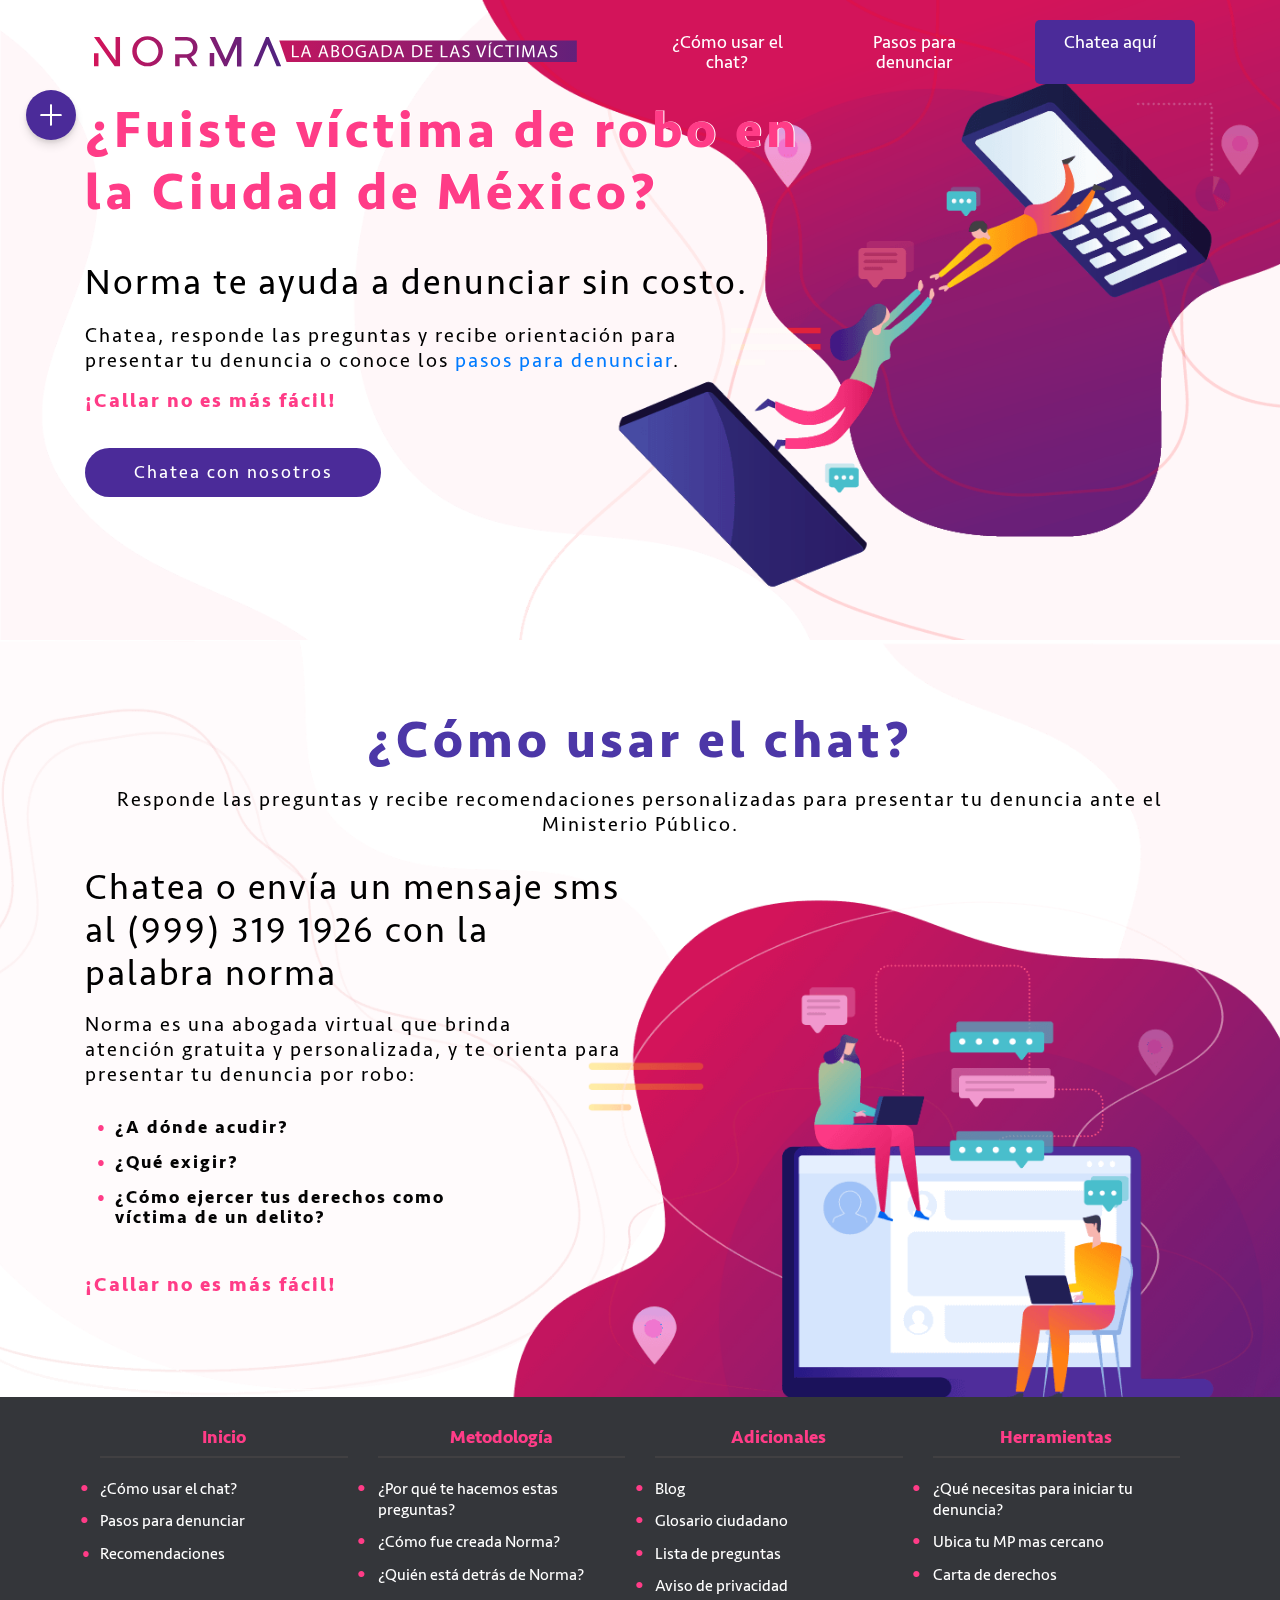
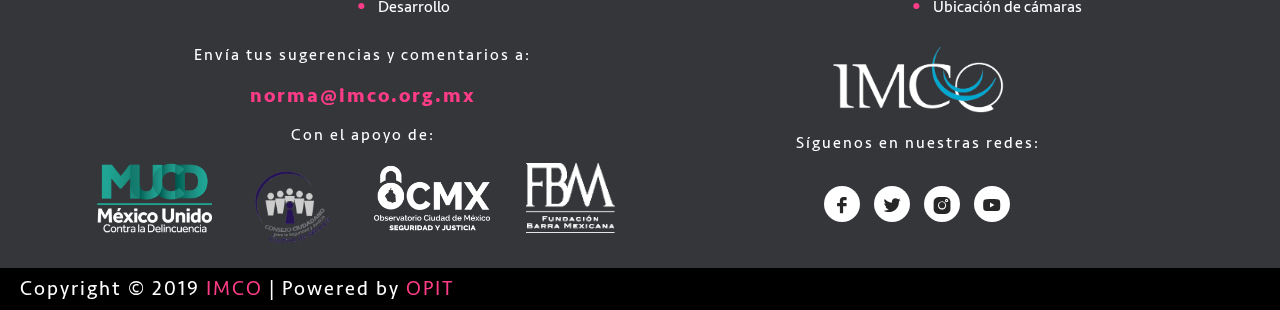
<file: web/index.html>
<!DOCTYPE html>
<html lang="en">

<head>
    <!-- Required meta tags -->
    <meta charset="utf-8">
    <meta name="viewport" content="width=device-width, initial-scale=1, shrink-to-fit=no">

    <title>NORMA</title>
    <link rel="shortcut icon" href="assets/img/icons/favicon.ico" type="image/x-icon" />
    <!-- Bootstrap CSS -->
    <link rel="stylesheet" href="assets/css/bootstrap.min.css">
    <!-- Icon -->
    <link rel="stylesheet" href="assets/fonts/line-icons.css">
    <!-- Owl carousel -->
    <!--
	<link rel="stylesheet" href="assets/css/owl.carousel.min.css">
	<link rel="stylesheet" href="assets/css/owl.theme.css">
	-->

    <!-- Animate -->
    <link rel="stylesheet" href="assets/css/animate.css">
    <!-- Main Style -->
    <link rel="stylesheet" href="assets/css/main.css">

    <!-- Norma Styles -->
    <link rel="stylesheet" href="assets/css/style-norma.css">
    <link rel="stylesheet" href="./assets/css/header-norma.css">
    <link rel="stylesheet" href="assets/css/float_menu.css">
    <link rel="stylesheet" href="assets/css/norma-home.css">
    <link rel="stylesheet" href="./assets/css/footer-norma.css">
    <!-- Responsive Style -->
    <link rel="stylesheet" href="assets/css/responsive.css">
    <!-- NORMA -->
    <link rel="stylesheet" href="https://admin.imco.org.mx/im_livechat/norma/external_lib.css" />
    <!--<link rel="stylesheet" href="http://admin.imco.opit.mx/im_livechat/norma/external_lib.css">-->
    <link rel="stylesheet" href="https://cdnjs.cloudflare.com/ajax/libs/font-awesome/4.7.0/css/font-awesome.min.css">

</head>

<body>


    <!-- Navbar Start -->
    <nav id="home-header" class="navbar  navbar-expand-md bg-inverse fixed-top scrolling-navbar">
        <div class="container navbar-norma">
            <!-- Brand and toggle get grouped for better mobile display -->
            <div class="logo-toggler">
                <a href="" class="navbar-brand"><img src="./assets/img/logos/logo.svg" alt=""></a>
                <button class="navbar-toggler" type="button" data-toggle="collapse" data-target="#navbarCollapse"
                    aria-controls="navbarCollapse" aria-expanded="false" aria-label="Toggle navigation">
                    <i class="lni-menu"></i>
                </button>
            </div>
            <div class="collapse navbar-collapse" id="navbarCollapse">
                <ul class="navbar-nav mr-auto w-100 justify-content-end clearfix">
                    <li class="nav-item separacion-navbar d-none">
                        <a class="nav-link text-center" href="#home-main-section">
                            ¿Cómo usar el chat?
                        </a>
                    </li>
                    <li class="nav-item separacion-navbar">
                        <a class="nav-link text-center" href="#como-ayudarte-section">
                            ¿Cómo usar el chat?
                        </a>
                    </li>
                    <li class="nav-item separacion-navbar">
                        <a class="nav-link text-center" href="pasos.html">
                            Pasos para denunciar
                        </a>
                    </li>
                    <li class="nav-item btn-chat button-chat-norma text-center">
                        <input type="text" class="text-center" id="newChatMenu" style="cursor:pointer;" size="11"
                            value="Chatea aquí">
                    </li>
                    <!--<li class="nav-item btn-chat button-chat-norma text-center">
							<input type="text" class="text-center" id="newChatMenu"
								style="cursor:pointer;"
								size="11"
								value="Chatea aquí">
						</li>-->
                </ul>
            </div>
        </div>
        <!--Float-menu-->
        <section class="flotante">
            <div class="float-menu" position="nw">
                <div class="indicator"></div>

                <div class="content links">
                    <a href="recursos.html">
                        Herramientas
                    </a>
                    <a href="metodologia.html">
                        Metodología
                    </a>
                    <a href="pasos.html">
                        Proceso
                    </a>
                    <a href="recomendaciones.html">
                        Recomendaciones
                    </a>
                </div>
            </div>
        </section>
        <!--Float-menu End-->
    </nav>
    <!-- Navbar End -->



    <!-- Hero Area Start -->
    <div id="home-main-section" class="">
        <div class="container main-seccion-container">
            <div class="contenido-main-section">
                <div class="">
                    <h1 class="color-norma-1">
                        ¿Fuiste víctima de robo en la Ciudad de México?
                    </h1>
                    <h2 class="color-norma-4 subtitle-1">
                        Norma te ayuda a denunciar sin costo.
                    </h2>
                </div>
                <div class="home-inicio">
                    <p class="">
                        Chatea, responde las preguntas y recibe orientación para <br>
                        presentar tu denuncia o conoce los <a href="./pasos.html">pasos para denunciar</a>.
                    </p>
                </div>
                <div class="center">
                    <div class="img-movil align-items-center">
                        <img src="assets/img/images/personas_home.svg" alt="">
                    </div>
                </div>
                <div class="">
                    <p class="color-norma-1 text-norma-bold">
                        ¡Callar no es más fácil!
                    </p>
                    <div class="btn-main-section" id="newChatButton">
                        <!--
						<input type="text" class="text-center"   class="startChatButton"
							style="cursor:pointer;"
							size="20"
							value="Chatea con nosotros">
						-->
                        <a href="#" class="btn btn-common ">Chatea con nosotros</a>
                    </div>
                </div>

            </div>

        </div>
    </div>
    <!-- Hero Area End -->

    <!-- Header Area wrapper End -->

    <!-- Services Section Start 
    <section id="como-usar-section" class="section-padding">
        <div class="container">
            <div class="text-center">
                <h1 class="color-norma-2  wow fadeInDown" data-wow-delay="0.3s">¿Cómo usar?</h1>
            </div>
            <div class="row">
                <div class="col-md-12 col-lg-12 col-xs-12 text-center">
                    <h2 class="color-norma-4 subtitle-2">
                        Chatea o envía un mensaje sms al (999) 319 1926.
                    </h2>
                </div>
            </div>
            <div class="row align-items-center">
                <div class="col-md-12 col-lg-12 col-xs-12">
                    <div class="wow fadeInRight" data-wow-delay="0.3s">
                        <p class="text-center">
                            Responde las preguntas y recibe recomendaciones personalizadas para presentar tu denuncia
                            ante el Ministerio Público.
                        </p>
                    </div>
                </div>
               
                <div class="col-md-12 col-lg-12 col-xs-12">
                    <div class=" wow fadeInRight video-container text-center" data-wow-delay="0.3s">
                        <img src="assets/img/images/norma-mock-01.png" alt="Smiley face">
                    </div>
                </div>
            </div>
        </div>
    </section>
    Services Section End -->

    <!-- About Section start
    <div id="como-ayudarte-section" class="about-area section-padding bg-gray">
        <div class="container">
            <div class="row align-items-center">
                <div class="col-lg-12 col-md-12 col-xs-12 info">
                    <div class="about-wrapper wow fadeInLeft" data-wow-delay="0.3s">
                        <div>
                            <div class="text-center">
                                <h1 class="color-norma-2 wow fadeInDown" data-wow-delay="0.3s">¿Cómo te ayudamos?</h1>
                            </div>
                            <div class="content text-center">
                                <p class="">
                                    Norma es una abogada virtual que brinda atención gratuita y personalizada, y te
                                    orienta para presentar tu denuncia por robo:
                                </p>
                            </div>
                        </div>
                    </div>
                </div>
            </div>
            <div class="row">
                <div class="col-lg-6 col-md-12 col-xs-12 info">
                    <div class="about-wrapper wow fadeInLeft" data-wow-delay="0.3s">
                        <div>
                            <div class="content">
                                <ul class="list-como-ayudarte">
                                    <li>¿A dónde acudir?</li>
                                    <li>¿Qué exigir?</li>
                                    <li>¿Cómo ejercer tus derechos como <br> víctima de un delito?</li>
                                </ul>
                                <p class="">
                                    Con estas acciones, Norma busca eliminar <br> las barreras que obstaculizan la
                                    denuncia.
                                </p>
                                <p class="color-norma-1 text-norma-bold">
                                    ¡Callar no es más fácil!
                                </p>
                            </div>
                        </div>
                    </div>
                </div>
                <div class="img-movil col-lg-6 col-md-12 col-xs-12 wow fadeInRight" data-wow-delay="0.3s">
                    <img src="./assets/img/images/personas_ayuda.svg" alt="">
                </div>
            </div>
        </div>
    </div>
    </div>
  About Section End -->
    <!-- About seccion omologada -->
    <div id="como-ayudarte-section" class="about-area section-padding bg-gray">
        <div class="container">
            <div class="row align-items-center">
                <div class="col-lg-12 col-md-12 col-xs-12 info">
                    <div class="about-wrapper wow fadeInLeft" data-wow-delay="0.3s">
                        <div>
                            <div class="text-center">
                                <h1 class="color-norma-2 wow fadeInDown" data-wow-delay="0.3s">¿Cómo usar el chat?</h1>
                            </div>
                            <div class="content text-center">
                                <p class="text-center">
                                    Responde las preguntas y recibe recomendaciones personalizadas para presentar tu
                                    denuncia
                                    ante el Ministerio Público.
                                </p>
                            </div>
                        </div>
                    </div>
                </div>
            </div>
            <div class="row">
                <div class="col-lg-6 col-md-12 col-xs-12 info">
                    <div class="about-wrapper wow fadeInLeft" data-wow-delay="0.3s">
                        <div>
                            <h2 class="color-norma-4 subtitle-1">
                                Chatea o envía un mensaje sms al (999) 319 1926 con la palabra norma
                            </h2>
                            <div class="content">
                                <p class="">
                                    Norma es una abogada virtual que brinda <br> atención gratuita y personalizada, y te
                                    orienta para presentar tu denuncia por robo:
                                </p>
                                <ul class="list-como-ayudarte">
                                    <li>¿A dónde acudir?</li>
                                    <li>¿Qué exigir?</li>
                                    <li>¿Cómo ejercer tus derechos como <br> víctima de un delito?</li>
                                </ul>
                                <p class="color-norma-1 text-norma-bold">
                                    ¡Callar no es más fácil!
                                </p>
                            </div>
                        </div>
                    </div>
                </div>
                <div class="img-movil col-lg-6 col-md-12 col-xs-12 wow fadeInRight" data-wow-delay="0.3s">
                    <img src="./assets/img/images/personas_ayuda.svg" alt="">
                </div>
            </div>
        </div>
    </div>
    </div>
    <!-- About Section End -->
    <!-- Footer Section Start -->
    <footer id="footer" class="footer-area section-padding">
        <div class="container">
            <div class="container color-norma-7">
                <div class="row first-part-footer">
                    <div class="col-lg-3 col-md-3 col-sm-12 col-xs-12 padding-footer">
                        <div class="title-footer">
                            <h3 class="text-center link-norma-1">Inicio</h3>
                        </div>
                        <ul class="footer-link list-footer">
                            <li class="text-n"><a href="index.html#como-ayudarte-section">¿Cómo usar el chat?</a></li>
                            <li class="text-n"><a href="pasos.html">Pasos para denunciar</a></li>
                            <li><a href="recomendaciones.html">Recomendaciones</a></li>
                        </ul>
                    </div>
                    <div class="col-lg-3 col-md-3 col-sm-12 col-xs-12 padding-footer">
                        <div class="title-footer">
                            <h3 class="text-center link-norma-1">Metodología</h3>
                        </div>
                        <ul class="footer-link list-footer">
                            <li class="text-n"><a href="metodologia.html">¿Por qué te hacemos estas preguntas?</a></li>
                            <li class="text-n"><a href="metodologia.html#create-norma">¿Cómo fue creada Norma?</a></li>
                            <li class="text-n"><a href="metodologia.html#back-norma">¿Quién está detrás de Norma?</a>
                            </li>
                            <li class="text-n"><a href="metodologia.html#dev-norma">Desarrollo</a></li>
                        </ul>
                    </div>
                    <div class="col-lg-3 col-md-3 col-sm-12 col-xs-12 padding-footer">
                        <div class="title-footer">
                            <h3 class="text-center link-norma-1">Adicionales</h3>
                        </div>
                        <ul class="footer-link list-footer">
                            <li class="text-n"><a target="_blank"
                                    href="http://imco.org.mx/justiciapenal/blog/homepage/">Blog</a></li>
                            <li class="text-n"><a target="_blank"
                                    href="http://imco.org.mx/justiciapenal/blog/glosario/">Glosario ciudadano</a></li>
                            <li class="text-n"><a target="_blank" href="pdfs/Norma_Listado_de_preguntas.pdf">Lista de
                                    preguntas</a></li>
                            <li class="text-n"><a target="_blank" href="pdfs/Norma_Aviso_de_privacidad.pdf">Aviso de
                                    privacidad</a></li>
                        </ul>
                    </div>
                    <div class="col-lg-3 col-md-3 col-sm-12 col-xs-12 padding-footer">
                        <div class="title-footer">
                            <h3 class="text-center link-norma-1">Herramientas</h3>
                        </div>
                        <ul class="footer-link list-footer">
                            <li class="text-n"><a href="recursos.html#denuncia">¿Qué necesitas para iniciar tu
                                    denuncia?</a></li>
                            <li class="text-n"><a href="recursos.html#map_mp">Ubica tu MP mas cercano</a></li>
                            <li class="text-n"><a href="recursos.html#carta">Carta de derechos</a></li>
                            <li class="text-n"><a href="recursos.html#map_cam">Ubicación de cámaras</a></li>
                        </ul>
                    </div>
                </div>
                <div class="row">
                    <div
                        class="col-lg-6 col-md-6 col-sm-12 col-xs-12 norma-color-7 text-center padding-footer footer-border">
                        <p class="text-r">Envía tus sugerencias y comentarios a:</p>
                        <p class="link-norma-1">norma@imco.org.mx</p>
                        <p class="apoyo">Con el apoyo de:</p>
                        <div class="row">
                            <div class="apoyo-container">
                                <div class="container-cudc-logo">
                                    <a target="_blank" href="https://www.mucd.org.mx/">
                                        <img class="cudc-logo" src="./assets/img/logos/mucd_logo.png" alt="">
                                    </a>
                                </div>
                                <div class="container-consejo-logo">
                                    <a target="_blank" href="http://consejociudadanomx.org/">
                                        <img class="consejo-logo" src="./assets/img/logos/cccm_logo_color.png" alt=""
                                            style="height:90px;">
                                    </a>
                                </div>
                                <div class="container-cudc-logo">
                                    <a target="_blank" href="http://onc.org.mx/">
                                        <img class="cudc-logo" src="./assets/img/logos/logo_observatorio.png" alt="">
                                    </a>
                                </div>
                                <div class="container-cudc-logo">
                                    <a target="_blank" href="http://www.fbma.org.mx/">
                                        <img class="cudc-logo" src="./assets/img/logos/logo_fbm.png" alt="">
                                    </a>
                                </div>
                            </div>
                        </div>
                    </div>
                    <div class="col-lg-6 col-md-6 col-sm-12 col-xs-12 padding-footer">
                        <div class="widget text-center text-w">
                            <a href="http://imco.org.mx" target="_blank"><img class="imco-logo"
                                    src="./assets/img/logos/imco_logo.png" alt=""></a>
                            <p class="text-r border-bottom-n">Síguenos en nuestras redes:</p>
                            <div class="social-icon" id="social-icons">
                                <a class="facebook" target="_blank" href="https://www.facebook.com/imcomx"><i
                                        class="lni-facebook-filled"></i></a>
                                <a class="twitter" target="_blank" href="https://twitter.com/imcomx"><i
                                        class="lni-twitter-filled"></i></a>
                                <a class="instagram" target="_blank" href="https://www.instagram.com/imco_mx/"><i
                                        class="lni-instagram-filled"></i></a>
                                <a class="youtube" target="_blank" href="https://www.youtube.com/user/imcomexico"><i
                                        class="lni-youtube"></i></a>
                            </div>
                        </div>
                    </div>
                </div>
            </div>
        </div>
        <div id="copyright">
            <div class="container">
                <div class="row">
                    <div class="col-md-12">
                        <div class="copyright-content">
                            <p>Copyright © 2019 <a rel="nofollow" target="_blank" href="http://imco.org.mx">IMCO</a> |
                                Powered by <a rel="nofollow" target="_blank" href="http://opit.mx">OPIT</a></p>
                        </div>
                    </div>
                </div>
            </div>
        </div>
    </footer>
    <!-- Footer Section End -->
    <!-- Go to Top Link -->
    <a href="#" class="back-to-top">
        <i class="lni-arrow-up"></i>
    </a>

    <!-- Preloader -->
    <div id="preloader">
        <div class="loader" id="loader-1"></div>
    </div>
    <!-- End Preloader -->

    <!-- jQuery first, then Popper.js, then Bootstrap JS -->
    <!-- xx
	   -->
    <script src="assets/js/jquery-min.js"></script>
<!--
    <script type="text/javascript" src="http://admin.imco.opit.mx/im_livechat/norma/external_lib.js"></script>
    <script type="text/javascript" src="http://admin.imco.opit.mx/im_livechat/norma/loader/2"></script>
-->
    <script type="text/javascript" src="https://admin.imco.org.mx/im_livechat/norma/external_lib.js"></script>
    <script type="text/javascript" src="https://admin.imco.org.mx/im_livechat/norma/loader/2"></scrip->
    <script type="text/javascript">
        if (typeof jQuery == 'undefined') {
            var oScriptElem = document.createElement("script");
            oScriptElem.type = "text/javascript";
            oScriptElem.src = "https://code.jquery.com/jquery-3.0.0.min.js";
            document.head.insertBefore(oScriptElem, document.head.getElementsByTagName("script")[0])
        }
    </script>
    <!-- xxx
	  -->
    <script src="./assets/js/bootstrap.min.js"></script>
    <script src="./assets/js/wow.js"></script>
    <script src="./assets/js/jquery.nav.js"></script>
    <script src="./assets/js/scrolling-nav.js"></script>
    <script src="./assets/js/jquery.easing.min.js"></script>
    <script src="./assets/js/main.js"></script>

</body>

</html>
</file>
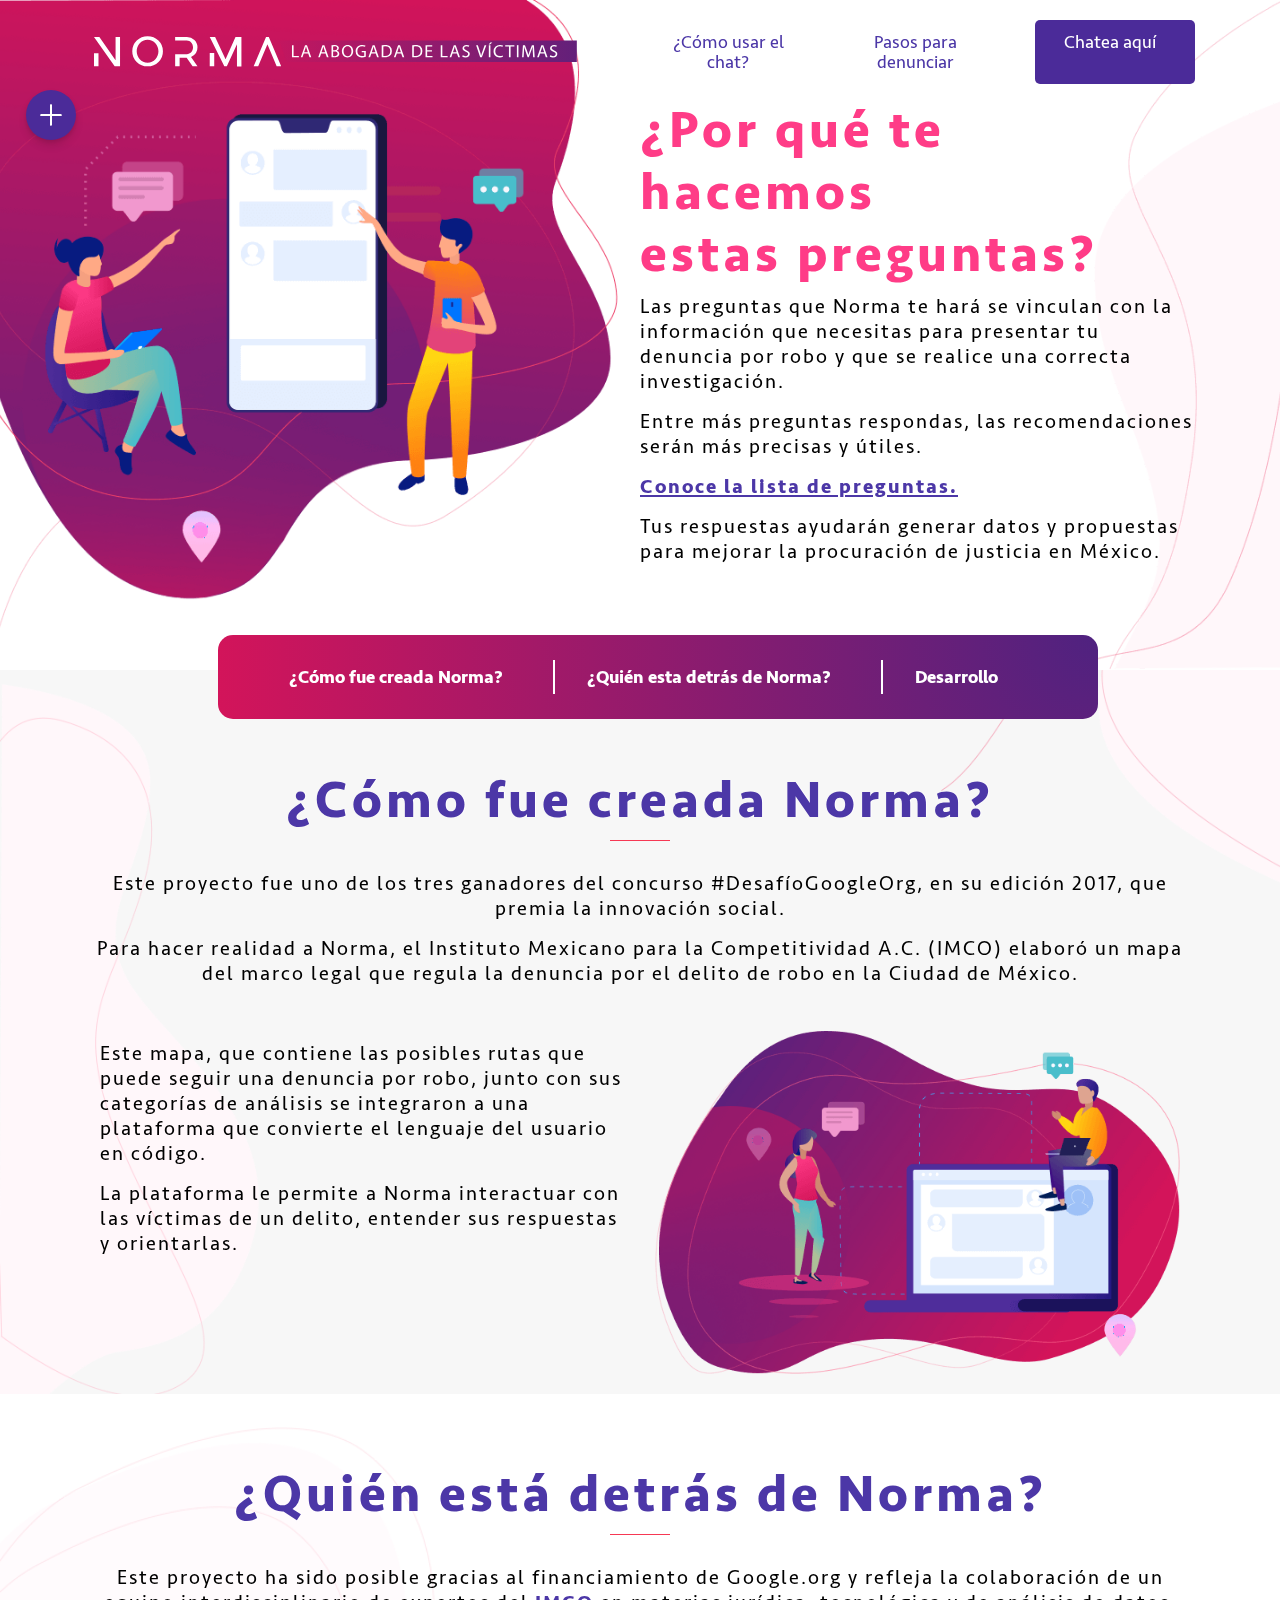
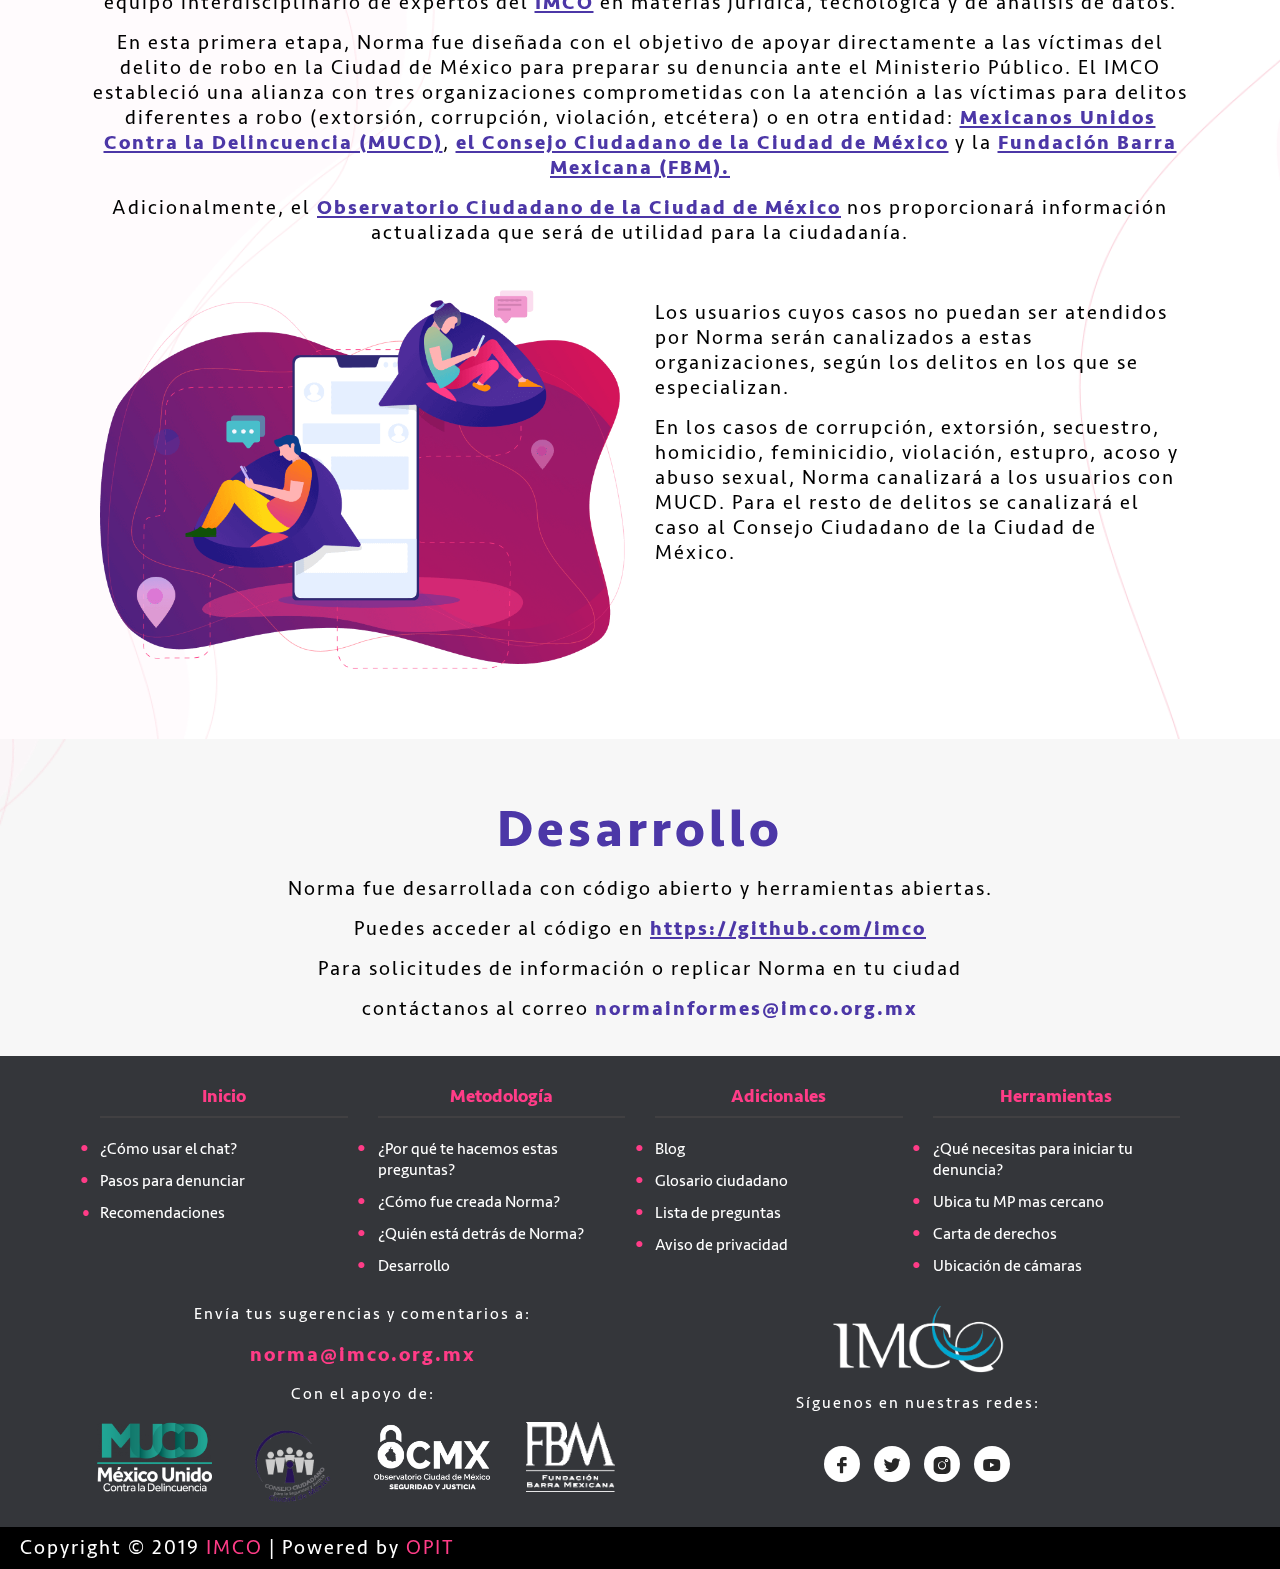
<file: web/metodologia.html>
<!DOCTYPE html>
<html lang="en">

<head>
    <!-- Required meta tags -->
    <meta charset="utf-8">
    <meta name="viewport" content="width=device-width, initial-scale=1, shrink-to-fit=no">

    <title>NORMA Metodología</title>
    <link rel="shortcut icon" href="assets/img/icons/favicon.ico" type="image/x-icon" />

    <!-- Bootstrap CSS -->
    <link rel="stylesheet" href="./assets/css/bootstrap.min.css">
    <!-- Icon -->
    <link rel="stylesheet" href="./assets/fonts/line-icons.css">
    <!-- Animate -->
    <link rel="stylesheet" href="./assets/css/animate.css">
    <!-- Main Style -->
    <link rel="stylesheet" href="./assets/css/main.css">
    <!-- Norma Style -->
    <link rel="stylesheet" href="./assets/css/style-norma.css">
    <link rel="stylesheet" href="./assets/css/header-norma.css">
    <link rel="stylesheet" href="./assets/css/float_menu.css">
    <link rel="stylesheet" href="./assets/css/norma-metodologia.css">
    <link rel="stylesheet" href="./assets/css/footer-norma.css">
    <!-- Responsive Style -->
    <link rel="stylesheet" href="./assets/css/responsive.css">

    <!-- NORMA -->
    <link rel="stylesheet" href="http://admin.imco.opit.mx/im_livechat/norma/external_lib.css">
    <link rel="stylesheet" href="https://admin.imco.org.mx/im_livechat/norma/external_lib.css" />
    <!--<link rel="stylesheet" href="https://cdnjs.cloudflare.com/ajax/libs/font-awesome/4.7.0/css/font-awesome.min.css">-->

</head>

<body>
    <!-- Navbar Start -->
    <nav id="metodologia-header" class="navbar navbar-expand-md bg-inverse fixed-top scrolling-navbar">
        <div class="container navbar-norma">
            <!-- Brand and toggle get grouped for better mobile display -->
            <div id="metodologia-menu-logo">
                <div class="logo-toggler">
                    <span class="logo_header_normal">
                        <a href="./index.html" class="navbar-brand"><img src="./assets/img/logos/logo.svg" alt=""></a>
                    </span>
                    <span class="logo_header_blanco">
                        <a href="./index.html" class="navbar-brand"><img src="./assets/img/logos/logo_bco.svg"
                                alt=""></a>
                    </span>
                    <button class="navbar-toggler" type="button" data-toggle="collapse" data-target="#navbarCollapse"
                        aria-controls="navbarCollapse" aria-expanded="false" aria-label="Toggle navigation">
                        <i class="lni-menu"></i>
                    </button>
                </div>
            </div>
            <div class="collapse navbar-collapse" id="navbarCollapse">
                <ul class="navbar-nav mr-auto w-100 justify-content-end clearfix">
                    <li class="nav-item separacion-navbar d-none">
                        <a class="nav-link text-center" href="./index.html#como-ayudarte-section">
                            ¿Cómo usar el chat?
                        </a>
                    </li>
                    <li class="nav-item separacion-navbar">
                        <a class="nav-link text-center" href="./index.html#como-ayudarte-section">
                            ¿Cómo usar el chat?
                        </a>
                    </li>
                    <li class="nav-item separacion-navbar">
                        <a class="nav-link text-center" href="./pasos.html">
                            Pasos para denunciar
                        </a>
                    </li>
                    <li class="nav-item btn-chat button-chat-norma text-center">
                        <input type="text" class="text-center" id="newChatMenu" style="cursor:pointer;" size="11"
                            value="Chatea aquí">
                    </li>
                </ul>
            </div>
        </div>
        <!--Float-menu-->
        <section class="flotante">
            <div class="float-menu" position="nw">
                <div class="indicator"></div>

                <div class="content links">
                    <a href="recursos.html">
                        Herramientas
                    </a>
                    <a href="metodologia.html">
                        Metodología
                    </a>
                    <a href="pasos.html">
                        Pasos a seguir
                    </a>
                    <a href="recomendaciones.html">
                        Recomendaciones
                    </a>
                </div>
            </div>
        </section>
        <!--Float-menu End-->
    </nav>
    <!-- Navbar End -->

    <!-- Hero Area Start -->
    <div id="metodologia-main-section" class="">
        <div class="container main-seccion-container">
            <div class="contenido-main-section">
                <div class="">
                    <h1 class="color-norma-1">¿Por qué te hacemos<br>estas preguntas?</h1>
                </div>
                <div class="img-movil center">
                    <img src="./assets/img/metodologia/personas_metodologia.svg" alt="">
                </div>
                <div>
                    <p>
                        Las preguntas que Norma te hará se vinculan con la información que necesitas para presentar tu
                        denuncia por robo y que se realice una correcta investigación.
                    </p>
                    <p>
                        Entre más preguntas respondas, las recomendaciones serán más precisas y útiles.
                    </p>
                    <p>
                        <a class="link-norma-2" href="pdfs/Norma_Listado_de_preguntas.pdf" target="_blank">Conoce la
                            lista de preguntas.</a>
                    </p>
                    <p>
                        Tus respuestas ayudarán generar datos y propuestas para mejorar la procuración de justicia en
                        México.
                    </p>
                </div>
            </div>
        </div>
    </div>
    <!-- Hero Area End -->

    <!-- Navbar norma -->
    <div class="nav-norma-middle norma-degradado-1">
        <nav class="navbar navbar-expand-md nav-norma-padding">
            <div class="container">
                <div class="collapse navbar-collapse" id="navbarCollapse">
                    <ul class="navbar-nav mr-auto w-100 ul-norma clearfix">
                        <li class="nav-item separacion-nav-n">
                            <a class="nav-link line-right" href="#create-norma">¿Cómo fue creada Norma?</a>
                        </li>
                        <li class="nav-item separacion-nav">
                            <a class="nav-link line-right" href="#back-norma">¿Quién esta detrás de Norma?</a>
                        </li>
                        <li class="nav-item separacion-nav">
                            <a class="nav-link" href="#dev-norma">Desarrollo</a>
                        </li>
                    </ul>
                </div>
            </div>

        </nav>
    </div>


    <!-- Create Norma -->
    <section id="create-norma" class="section-padding bg-create-norma">
        <div class="container">
            <div class="section-header text-center">
                <h1 class="color-norma-2 wow fadeInDown" data-wow-delay="0.3s">¿Cómo fue creada Norma?</h1>
                <div class="shape wow fadeInDown" data-wow-delay="0.3s"></div>
            </div>
            <div class="row color-norma-4">
                <div class="col-lg-12 col-md-12 col-sm-12 col-xs-12">
                    <div class="container-norma-center wow fadeInLeft animated">
                        <p>
                            Este proyecto fue uno de los tres ganadores del concurso #DesafíoGoogleOrg, en su edición
                            2017, que premia la innovación social.
                        </p>
                        <p>
                            Para hacer realidad a Norma, el Instituto Mexicano para la Competitividad A.C. (IMCO)
                            elaboró un mapa del marco legal que regula la denuncia por el delito de robo en la Ciudad de
                            México.
                        </p>
                    </div>
                </div>
            </div>
            <div class="div-separacion row color-norma-4 div-reverse">
                <div class="col-lg-6 col-md-12 col-sm-12 col-xs-12">
                    <div class="intro-img wow fadeInRight animated img-movil">
                        <img src="./assets/img/metodologia/img_creacion.png" alt="">
                    </div>
                </div>
                <div class="col-lg-6 col-md-12 col-sm-12 col-xs-12">
                    <div class="container-norma-text-vcenter wow fadeInLeft animated">
                        <p>
                            Este mapa, que contiene las posibles rutas que puede seguir una denuncia por robo, junto con
                            sus categorías de análisis se integraron a una plataforma que convierte el lenguaje del
                            usuario en código.
                        </p>
                        <p>
                            La plataforma le permite a Norma interactuar con las víctimas de un delito, entender sus
                            respuestas y orientarlas.
                        </p>
                    </div>
                </div>
            </div>
        </div>
    </section>
    <!-- Create Norma End -->

    <!-- Features Section Start -->
    <section id="back-norma" class="section-padding">
        <div class="container">
            <div class="section-header text-center">
                <h1 class="color-norma-2 wow fadeInDown" data-wow-delay="0.3s">¿Quién está detrás de Norma?</h1>
                <div class="shape wow fadeInDown" data-wow-delay="0.3s"></div>
            </div>
            <div class="row color-norma-4">
                <div class="col-lg-12 col-md-12 col-sm-12 col-xs-12">
                    <div class="container-norma-center wow fadeInRight animated">
                        <p>
                            Este proyecto ha sido posible gracias al financiamiento de Google.org y refleja la
                            colaboración de un equipo interdisciplinario de expertos del <a class="link-norma-2"
                                href="https://imco.org.mx/home/" target="_blank">IMCO</a> en materias jurídica,
                            tecnológica y de análisis de datos.
                        </p>
                        <p>
                            En esta primera etapa, Norma fue diseñada con el objetivo de apoyar directamente a las
                            víctimas del delito de robo en la Ciudad de México para preparar su denuncia ante el
                            Ministerio Público. El IMCO estableció una alianza con tres organizaciones comprometidas
                            con la atención a las víctimas para delitos diferentes a robo (extorsión, corrupción,
                            violación, etcétera) o en otra entidad:
                            <a class="link-norma-2" href="https://www.mucd.org.mx/" target="_blank">Mexicanos Unidos
                                Contra la Delincuencia (MUCD)</a>,
                            <a class="link-norma-2" href="http://consejociudadanomx.org/" target="_blank">el Consejo
                                Ciudadano de la Ciudad de México</a> y la <a class="link-norma-2"
                                href="http://consejociudadanomx.org/" target="_blank">Fundación
                                Barra Mexicana (FBM).</a>
                        </p>
                        <p>
                            Adicionalmente, el <a class="link-norma-2" href="http://onc.org.mx/"
                                target="_blank">Observatorio Ciudadano de la Ciudad de México</a> nos proporcionará
                            información actualizada que será de utilidad para la ciudadanía.
                        </p>
                    </div>
                </div>
            </div>
            <div class="div-separacion row color-norma-4">
                <div class="col-lg-6 col-md-12 col-sm-12 col-xs-12">
                    <div class="intro-img wow fadeInLeft animated img-movil">
                        <img src="./assets/img/metodologia/img_responsables.png" alt="">
                    </div>
                </div>
                <div class="col-lg-6 col-md-12 col-sm-12 col-xs-12">
                    <div class="container-norma-text-vcenter wow fadeInRight animated p-center-img">
                        <p>
                            Los usuarios cuyos casos no puedan ser atendidos por Norma serán canalizados a estas
                            organizaciones, según los delitos en los que se especializan.
                        </p>
                        <p>
                            En los casos de corrupción, extorsión, secuestro, homicidio, feminicidio, violación,
                            estupro, acoso y abuso sexual, Norma canalizará a los usuarios con MUCD. Para el resto de
                            delitos se canalizará el caso al Consejo Ciudadano de la Ciudad de México.
                        </p>
                    </div>
                </div>
            </div>
        </div>
    </section>
    <!-- Desarrollo -->
    <section id="dev-norma">
        <!-- <hr> -->
        <div class="container">
            <div class="row">
                <div class="col-lg-12 col-md-12 col-xs-12">
                    <div class="norma-center color-norma-4">
                        <br>
                        <br>
                        <h1 class="color-norma-2 wow fadeInDown" data-wow-delay="0.3s">Desarrollo</h1>
                        <div class="how-box wow fadeInUp animated">
                            <p>Norma fue desarrollada con código abierto y herramientas abiertas.</p>
                            <p>Puedes acceder al código en <a class="link-norma-2" href="#">https://github.com/imco</a>
                            </p>
                            <p>Para solicitudes de información o replicar Norma en tu ciudad</p>
                            <p>contáctanos al correo <span
                                    class="link-norma-2-without-underline">normainformes@imco.org.mx</span></p>
                        </div>
                    </div>
                </div>
            </div>
        </div>
    </section>
    <!-- End Desarrollo -->
    <!-- Features Section End -->

    <!-- Footer Section Start -->
    <footer id="footer" class="footer-area section-padding">
        <div class="container">
            <div class="container color-norma-7">
                <div class="row first-part-footer">
                    <div class="col-lg-3 col-md-3 col-sm-12 col-xs-12 padding-footer">
                        <div class="title-footer">
                            <h3 class="text-center link-norma-1">Inicio</h3>
                        </div>
                        <ul class="footer-link list-footer">
                            <li class="text-n"><a href="index.html#como-ayudarte-section">¿Cómo usar el chat?</a></li>
                            <li class="text-n"><a href="pasos.html">Pasos para denunciar</a></li>
                            <li><a href="recomendaciones.html">Recomendaciones</a></li>
                        </ul>
                        </ul>
                    </div>
                    <div class="col-lg-3 col-md-3 col-sm-12 col-xs-12 padding-footer">
                        <div class="title-footer">
                            <h3 class="text-center link-norma-1">Metodología</h3>
                        </div>
                        <ul class="footer-link list-footer">
                            <li class="text-n"><a href="metodologia.html">¿Por qué te hacemos estas preguntas?</a></li>
                            <li class="text-n"><a href="metodologia.html#create-norma">¿Cómo fue creada Norma?</a></li>
                            <li class="text-n"><a href="metodologia.html#back-norma">¿Quién está detrás de Norma?</a>
                            </li>
                            <li class="text-n"><a href="metodologia.html#dev-norma">Desarrollo</a></li>
                        </ul>
                    </div>
                    <div class="col-lg-3 col-md-3 col-sm-12 col-xs-12 padding-footer">
                        <div class="title-footer">
                            <h3 class="text-center link-norma-1">Adicionales</h3>
                        </div>
                        <ul class="footer-link list-footer">
                            <li class="text-n"><a target="_blank"
                                    href="http://imco.org.mx/justiciapenal/blog/homepage/">Blog</a></li>
                            <li class="text-n"><a target="_blank"
                                    href="http://imco.org.mx/justiciapenal/blog/glosario/">Glosario ciudadano</a></li>
                            <li class="text-n"><a target="_blank" href="pdfs/Norma_Listado_de_preguntas.pdf">Lista de
                                    preguntas</a></li>
                            <li class="text-n"><a target="_blank" href="pdfs/Norma_Aviso_de_privacidad.pdf">Aviso de
                                    privacidad</a></li>
                        </ul>
                    </div>
                    <div class="col-lg-3 col-md-3 col-sm-12 col-xs-12 padding-footer">
                        <div class="title-footer">
                            <h3 class="text-center link-norma-1">Herramientas</h3>
                        </div>
                        <ul class="footer-link list-footer">
                            <li class="text-n"><a href="recursos.html#denuncia">¿Qué necesitas para iniciar tu
                                    denuncia?</a></li>
                            <li class="text-n"><a href="recursos.html#map_mp">Ubica tu MP mas cercano</a></li>
                            <li class="text-n"><a href="recursos.html#carta">Carta de derechos</a></li>
                            <li class="text-n"><a href="recursos.html#map_cam">Ubicación de cámaras</a></li>
                        </ul>
                    </div>
                </div>
                <div class="row">
                    <div
                        class="col-lg-6 col-md-6 col-sm-12 col-xs-12 norma-color-7 text-center padding-footer footer-border">
                        <p class="text-r">Envía tus sugerencias y comentarios a:</p>
                        <p class="link-norma-1">norma@imco.org.mx</p>
                        <p class="apoyo">Con el apoyo de:</p>
                        <div class="row">
                            <div class="apoyo-container">
                                <div class="container-cudc-logo">
                                    <a target="_blank" href="https://www.mucd.org.mx/">
                                        <img class="cudc-logo" src="./assets/img/logos/mucd_logo.png" alt="">
                                    </a>
                                </div>
                                <div class="container-consejo-logo">
                                    <a target="_blank" href="http://consejociudadanomx.org/">
                                        <img class="consejo-logo" src="./assets/img/logos/cccm_logo_color.png" alt=""
                                            style="height:90px;">
                                    </a>
                                </div>
                                <div class="container-cudc-logo">
                                    <a target="_blank" href="http://onc.org.mx/">
                                        <img class="cudc-logo" src="./assets/img/logos/logo_observatorio.png" alt="">
                                    </a>
                                </div>
                                <div class="container-cudc-logo">
                                    <a target="_blank" href="http://www.fbma.org.mx/">
                                        <img class="cudc-logo" src="./assets/img/logos/logo_fbm.png" alt="">
                                    </a>
                                </div>
                            </div>
                        </div>
                    </div>
                    <div class="col-lg-6 col-md-6 col-sm-12 col-xs-12 padding-footer">
                        <div class="widget text-center text-w">
                            <a href="http://imco.org.mx" target="_blank"><img class="imco-logo"
                                    src="./assets/img/logos/imco_logo.png" alt=""></a>
                            <p class="text-r border-bottom-n">Síguenos en nuestras redes:</p>
                            <div class="social-icon" id="social-icons">
                                <a class="facebook" target="_blank" href="https://www.facebook.com/imcomx"><i
                                        class="lni-facebook-filled"></i></a>
                                <a class="twitter" target="_blank" href="https://twitter.com/imcomx"><i
                                        class="lni-twitter-filled"></i></a>
                                <a class="instagram" target="_blank" href="https://www.instagram.com/imco_mx/"><i
                                        class="lni-instagram-filled"></i></a>
                                <a class="youtube" target="_blank" href="https://www.youtube.com/user/imcomexico"><i
                                        class="lni-youtube"></i></a>
                            </div>
                        </div>
                    </div>
                </div>
            </div>
        </div>
        <div id="copyright">
            <div class="container">
                <div class="row">
                    <div class="col-md-12">
                        <div class="copyright-content">
                            <p>Copyright © 2019 <a rel="nofollow" target="_blank" href="http://imco.org.mx">IMCO</a> |
                                Powered by <a rel="nofollow" target="_blank" href="http://opit.mx">OPIT</a></p>
                        </div>
                    </div>
                </div>
            </div>
        </div>
    </footer>
    <!-- Footer Section End -->
    <!-- Go to Top Link -->
    <a href="#" class="back-to-top">
        <i class="lni-arrow-up"></i>
    </a>

    <!-- Preloader -->
    <div id="preloader">
        <div class="loader" id="loader-1"></div>
    </div>
    <!-- End Preloader -->

    <!-- jQuery first, then Popper.js, then Bootstrap JS -->
    <!-- xx
	 -->
    <script src="assets/js/jquery-min.js"></script>
   <!--
    <script type="text/javascript" src="http://admin.imco.opit.mx/im_livechat/norma/external_lib.js"></script>
    <script type="text/javascript" src="http://admin.imco.opit.mx/im_livechat/norma/loader/2"></script>
    -->
    <script type="text/javascript" src="https://admin.imco.org.mx/im_livechat/norma/external_lib.js"></script>
    <script type="text/javascript" src="https://admin.imco.org.mx/im_livechat/norma/loader/2"></script>
    <script type="text/javascript">
        if (typeof jQuery == 'undefined') {
            var oScriptElem = document.createElement("script");
            oScriptElem.type = "text/javascript";
            oScriptElem.src = "https://code.jquery.com/jquery-3.0.0.min.js";
            document.head.insertBefore(oScriptElem, document.head.getElementsByTagName("script")[0])
        }
    </script>
    <!-- xxx
	-->
    <script src="./assets/js/bootstrap.min.js"></script>
    <script src="./assets/js/wow.js"></script>
    <script src="./assets/js/jquery.nav.js"></script>
    <script src="./assets/js/scrolling-nav.js"></script>
    <script src="./assets/js/jquery.easing.min.js"></script>
    <script src="./assets/js/main.js"></script>

</body>

</html>
</file>
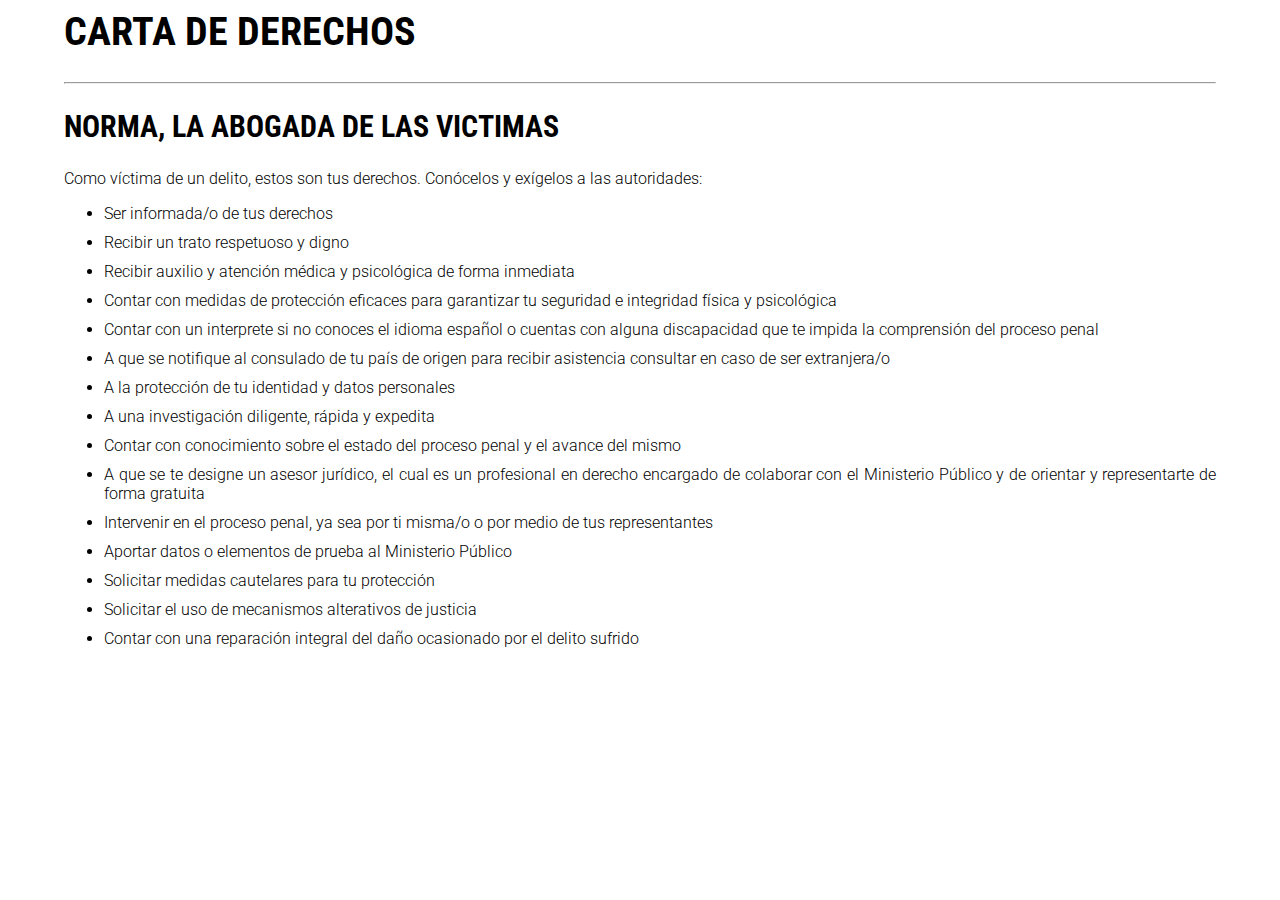
<file: odoo/opit_imco_norma/others/documento_derechos.html>
<!DOCTYPE HTML PUBLIC "-//W3C//DTD HTML 4.01 Transitional//EN">
<html lang="en" dir="ltr">
	<head>
		<META http-equiv="Content-Type" content="text/html; charset=utf-8">
		<link href='https://fonts.googleapis.com/css?family=Roboto+Condensed:700' rel='stylesheet' type='text/css'>
		<link href="https://fonts.googleapis.com/css?family=Roboto" rel="stylesheet">
		<style media="screen">
		.img{
			width: 100%;
			height: 250px;
		}
		.n_text{
			font-weight: bold;
		}
		.n_text_red{
			font-weight: bold;
			color: red;
		}
		.container{
			padding: 0 3.5em 0 3.5em;
			text-align: justify;
		}
		h1{
			font-family:'Roboto Condensed', sans-serif;
			text-transform: uppercase;
			font-size: 40px;
		}
		h2{
			font-family:'Roboto Condensed', sans-serif;
			text-transform: uppercase;
			font-size: 30px;
		}
		h3{
			font-family:'Roboto Condensed', sans-serif;
			text-transform: uppercase;
			font-size: 20px;
		}
		.titles{
			text-align:left;
		}
		.info_conversacion{
			margin-bottom:50px;
			font-family:'Roboto Condensed', sans-serif;
		}
		.contenido{
			font-family:'Roboto', sans-serif;
		}
		.contenido > h3{
			color:#6AA6BE !important;
		}
		table {
			border-spacing: 0px;
			border-collapse: separate;
			width: 100%;
			border: 0px;
		}
		td{
			padding: 10px;
		}
		.btn_norma{
			color: white;
			font-weight: bold;
			background-color: #004d99;
			width: auto;
			padding: 8px 30px;
		}
		.btn_norma:hover{
			opacity: 0.6;
			cursor: not-allowed;
		}
		a{
			text-decoration: none;
		}
		tr:nth-child(even) {
			background-color:#e6e6e6;
		}
		#alcaldia table{
			margin-left:auto;
			margin-right:auto;
			width: 100%;
		}
		#alcaldia table .dir_alcaldia{
			text-align: justify;
		}
		p,ul,ol{
			font-weight:300!important;
			font-family:'Roboto', sans-serif;
		}
		li{
			padding-bottom: 10px;
		}
		</style>
	</head>
	<body>
		<div class="container">
			<div class="titles">
				<h1>Carta de derechos</h1>
			</div>
			<hr />
			<div class="contenido">
				<h2>Norma, la abogada de las victimas</h2>
				<p>
					Como víctima de un delito, estos son tus derechos. Conócelos y exígelos a las autoridades:
					<ul>
						<li>Ser informada/o de tus derechos</li>
						<li>Recibir un trato respetuoso y digno</li>
						<li>Recibir auxilio y atención médica y psicológica de forma inmediata</li>
						<li>Contar con medidas de protección eficaces para garantizar tu seguridad e integridad física y psicológica</li>
						<li>Contar con un interprete si no conoces el idioma español o cuentas con alguna discapacidad que te impida la comprensión del proceso penal</li>
						<li>A que se notifique al consulado de tu país de origen para recibir asistencia consultar en caso de ser extranjera/o</li>
						<li>A la protección de tu identidad y datos personales</li>
						<li>A una investigación diligente, rápida y expedita</li>
						<li>Contar con conocimiento sobre el estado del proceso penal y el avance del mismo</li>
						<li>A que se te designe un asesor jurídico, el cual es un profesional en derecho encargado de colaborar con el Ministerio Público y de orientar y representarte de forma gratuita</li>
						<li>Intervenir en el proceso penal, ya sea por ti misma/o o por medio de tus representantes</li>
						<li>Aportar datos o elementos de prueba al Ministerio Público</li>
						<li>Solicitar medidas cautelares para tu protección</li>
						<li>Solicitar el uso de mecanismos alterativos de justicia</li>
						<li>Contar con una reparación integral del daño ocasionado por el delito sufrido</li>
					</ul>
				</p>
			</div>
		</div>
	</body>
</html>
</file>
<file: web/assets/css/main.css>
@import url("https://fonts.googleapis.com/css?family=Arvo:700|Open+Sans");
@import url("font_face.css");
html {
	overflow-x: hidden;
}

body {
	background: #fff;
	font-size: 14px;
	font-weight: 400;
	-webkit-box-sizing: border-box;
	-moz-box-sizing: border-box;
	box-sizing: border-box;
	-webkit-font-smoothing: subpixel-antialiased;
	color: #abacae;
	line-height: 20px;
	-webkit-backface-visibility: hidden;
	backface-visibility: hidden;
	overflow-x: hidden;
}

h1, h2, h3, h4 {
	/* font-size: 38px; */
	/* color: #222222; */
	/* font-weight: 700; */
}


a {
	-webkit-transition: all 0.2s linear;
	-moz-transition: all 0.2s linear;
	-o-transition: all 0.2s linear;
	transition: all 0.2s linear;
}

a:hover {
	text-decoration: none;
}

a a:focus {
	outline: none;
}

/* p {
	font-weight: 400;
	font-family: 'Seravek', sans-serif;
	margin: 0px;
	font-size: 14px;
} */

ul, ol {
	list-style: outside none none;
	margin: 0;
	padding: 0;
}

ul li, ol li {
	list-style: none;
}

a:not([href]):not([tabindex]) {
	color: #fff;
}

.section-header {
	margin-bottom: 30px;
}

.section-header p {
	text: center;
	font-weight: 400;
	line-height: 26px;
}

.section-title {
	font-size: 30px;
	color: #222222;
	display: inline-block;
	font-weight: 700;
	position: relative;
}


.shape {
	height: 1px;
	margin: 0 auto 30px;
	position: relative;
	width: 60px;
	background-color: #F63854;
}

.padding-none {
	padding: 0px;
}

.bg-gray {
	/* background: #2B1B87; */
}

.overlay {
	position: absolute;
	width: 100%;
	height: 100%;
	top: 0px;
	left: 0px;
	background: rgba(61, 96, 244, 0.3);
}

.btn {
	font-size: 14px;
	padding: 10px 30px;
	cursor: pointer;
	font-weight: 400;
	color: #fff;
	border-radius: 30px;
	-webkit-transition: all 0.2s linear;
	-moz-transition: all 0.2s linear;
	-o-transition: all 0.2s linear;
	transition: all 0.2s linear;
	display: inline-block;
}

.btn:focus,
.btn:active {
	box-shadow: none;
	outline: none;
	color: #fff;
}

.btn-common {
	background-color: #4B2B99;
	position: relative;
	z-index: 1;
	text-transform: none;
}

.btn-common:hover {
	color: #4B2B99;
	background: transparent;
	border: 1px dotted #4B2B99;
	box-shadow: 0 6px 22px rgba(0, 0, 0, 0.1);
	transition: all .2s ease-in-out;
	-moz-transition: all .2s ease-in-out;
	-webkit-transition: all .2s ease-in-out;
}

.btn-border {
	color: #F63854;
	background-color: transparent;
	border: 1px solid #F63854;
	border-radius: 30px;
	text-transform: uppercase;
}

.btn-border:hover {
	color: #fff;
	border-color: #F63854;
	background-color: #F63854;
}

.btn-border:focus {
	color: #fff;
	border-color: #F63854;
	background-color: #F63854;
}

.btn-lg {
	padding: 14px 33px;
	text-transform: uppercase;
	font-size: 16px;
}

.btn-rm {
	padding: 7px 0px;
	color: #F63854;
	text-transform: capitalize;
}

.btn-rm:hover {
	color: #F63854;
}

button:focus {
	outline: none !important;
}

.icon-close, .icon-check {
	color: #F63854;
}

.social-icon a {
	color: #666;
	background: #fff;
	width: 32px;
	height: 32px;
	line-height: 34px;
	display: inline-block;
	text-align: center;
	border-radius: 100%;
	font-size: 16px;
	margin: 15px 6px 12px 4px;
	transition: all 0.3s ease-in-out 0s;
	-moz-transition: all 0.3s ease-in-out 0s;
	-webkit-transition: all 0.3s ease-in-out 0s;
	-o-transition: all 0.3s ease-in-out 0s;
}

.social-icon a:hover {
	color: #fff !important;
}

.social-icon .facebook:hover {
	background: #3b5999;
}

.social-icon .twitter:hover {
	background: #4A9CEC;
}

.social-icon .instagram:hover {
	background: #D6274D;
}

.social-icon .linkedin:hover {
	background: #1260A2;
}

.social-icon .google:hover {
	background: #CE332A;
}
.social-icon .youtube:hover {
	background: #CE332A;
}
/* .lni-youtube:before {
  content: url(../img/icons/youtube_icon.svg);
  width: 100%;
  height: 100%;
} */

/* ScrollToTop */
a.back-to-top {
	display: none;
	position: fixed;
	bottom: 50px;
	right: 15px;
	text-decoration: none;
}

a.back-to-top i {
	display: block;
	font-size: 22px;
	width: 40px;
	height: 40px;
	line-height: 40px;
	color: #fff;
	background: #F63854;
	border-radius: 30px;
	text-align: center;
	transition: all 0.2s ease-in-out;
	-moz-transition: all 0.2s ease-in-out;
	-webkit-transition: all 0.2s ease-in-out;
	-o-transition: all 0.2s ease-in-out;
	box-shadow: 0 0 4px rgba(0, 0, 0, 0.14), 0 4px 8px rgba(0, 0, 0, 0.28);
}

a.back-to-top:hover, a.back-to-top:focus {
	text-decoration: none;
}

/* Preloader */
#preloader {
	position: fixed;
	top: 0;
	left: 0;
	right: 0;
	bottom: 0;
	background-color: #fff;
	z-index: 9999999;
}

.loader {
	top: 50%;
	width: 50px;
	height: 50px;
	border-radius: 100%;
	position: relative;
	margin: 0 auto;
}

#loader-1:before, #loader-1:after {
	content: "";
	position: absolute;
	top: -10px;
	left: -10px;
	width: 100%;
	height: 100%;
	border-radius: 100%;
	border: 7px solid transparent;
	border-top-color: #F63854;
}

#loader-1:before {
	z-index: 100;
	animation: spin 1s infinite;
}

#loader-1:after {
	border: 7px solid #f2f2f2;
}

@keyframes spin {
	0% {
		-webkit-transform: rotate(0deg);
		-ms-transform: rotate(0deg);
		-o-transform: rotate(0deg);
		transform: rotate(0deg);
	}
	100% {
		-webkit-transform: rotate(360deg);
		-ms-transform: rotate(360deg);
		-o-transform: rotate(360deg);
		transform: rotate(360deg);
	}
}

.section-padding {
	padding: 70px 0;
}

hr {
	border-top: 1px dotted #ddd;
}

/* ==========================================================================
	8. Features Section Style
	 ========================================================================== */
#features {
	background: #fff;
}

#features .icon {
	display: inline-block;
	width: 60px;
	height: 60px;
	border-radius: 4px;
	text-align: center;
	position: relative;
	z-index: 1;
}

#features .content-left span {
	float: right;
}

#features .content-left .text {
	text-align: right;
}

#features .content-right span {
	float: left;
}

#features .box-item {
	box-shadow: 0 0 12px #F4F4F4;
	padding: 15px;
	line-height: 22px;
	margin-top: 30px;
	border-radius: 3px;
	background-color: #fff;
	-webkit-transition: all .3s ease-in-out;
	-mox-transition: all .3s ease-in-out;
	transition: all .3s ease-in-out;
	position: relative;
	top: 0;
}

#features .box-item .icon {
	text-align: center;
	margin: 12px;
	-webkit-transition: all 0.2s linear;
	-moz-transition: all 0.2s linear;
	-o-transition: all 0.2s linear;
	transition: all 0.2s linear;
}

#features .box-item .icon i {
	color: #F63854;
	font-size: 30px;
	-webkit-transition: all 0.2s linear;
	-moz-transition: all 0.2s linear;
	-o-transition: all 0.2s linear;
	transition: all 0.2s linear;
}

#features .box-item .text h4 {
	cursor: pointer;
	font-size: 18px;
	font-weight: 500;
	line-height: 22px;
	-webkit-transition: all 0.2s linear;
	-moz-transition: all 0.2s linear;
	-o-transition: all 0.2s linear;
	transition: all 0.2s linear;
}

#features .box-item .text p {
	font-size: 14px;
	line-height: 26px;
}

#features .box-item:hover {
	box-shadow: 0 10px 22px 10px rgba(27, 38, 49, 0.1);
}

#features .box-item:hover h4 {
	color: #F63854;
}

#features .show-box {
	margin-top: 50px;
}

#features .show-box img {
	width: 100%;
}


#service {
	position: relative;
}

.about-area .about-wrapper {
	height: 100%;
	width: 100%;
	display: table;
}

.about-area .about-wrapper > div {
	vertical-align: middle;
	display: table-cell;
}

.about-area img {
	border-radius: 4px;
}

.about-area .content {
	margin-top: 15px;
}

.about-area .content p {
	margin-bottom: 30px;
}

#cta {
	padding: 30px 0;
}

.navbar-brand {
	position: relative;
	padding: 0px;
}

.top-nav-collapse {
	background: #fff;
	z-index: 999999;
	padding: 5px !important;
	top: 0px !important;
	box-shadow: 0px 3px 6px 3px rgba(0, 0, 0, 0.06);
	background: #fff !important;
	-webkit-animation-duration: 1s;
	animation-duration: 1s;
}

.top-nav-collapse .navbar-brand {
	top: 0px;
}

.top-nav-collapse .navbar-brand img {
	/* width: 70%; */
}


.fadeInUpMenu {
	-webkit-animation-name: fadeInUpMenu;
	animation-name: fadeInUpMenu;
}

.sloder-img {
	background: #34363a;
}

/* Team Item */
.team-item:hover {
	box-shadow: 0 10px 22px 10px rgba(27, 38, 49, 0.1);
}

.team-item {
	margin: 15px 0;
	border-radius: 0px;
	box-shadow: 0px 2px 18px 0px rgba(198, 198, 198, 0.3);
	transition: all 0.3s ease-in-out 0s;
	-moz-transition: all 0.3s ease-in-out 0s;
	-webkit-transition: all 0.3s ease-in-out 0s;
	-o-transition: all 0.3s ease-in-out 0s;
	background: #fff;
}

.team-item .team-img {
	float: left;
	width: 200px;
	margin-right: 30px;
}

.team-item .contetn {
	padding: 15px 50px;
	height: 200px;
}

.team-item .social-icons {
	padding-top: 11px;
	transition: all 0.3s ease-in-out 0s;
	-moz-transition: all 0.3s ease-in-out 0s;
	-webkit-transition: all 0.3s ease-in-out 0s;
	-o-transition: all 0.3s ease-in-out 0s;
}

.team-item .social-icons li {
	display: inline-block;
	margin-right: 10px;
}

.team-item .social-icons li a {
	letter-spacing: 0px;
	outline: 0 !important;
}

.team-item .social-icons li a i {
	font-size: 18px;
	display: block;
	transition: all 0.3s ease-in-out 0s;
	-moz-transition: all 0.3s ease-in-out 0s;
	-webkit-transition: all 0.3s ease-in-out 0s;
	-o-transition: all 0.3s ease-in-out 0s;
}

.team-item .social-icons li .lni-facebook-filled {
	color: #3b5998;
}

.team-item .social-icons li .lni-twitter-filled {
	color: #00aced;
}

.team-item .social-icons li .lni-instagram-filled {
	color: #fb3958;
}

.team-item .info-text {
	margin-bottom: 10px;
}

.team-item .info-text h3 {
	font-size: 16px;
	text-transform: uppercase;
	font-weight: 500;
	margin-bottom: 5px;
}

.team-item .info-text h3 a {
	color: #333;
}

.team-item .info-text h3 a:hover {
	color: #F63854;
}

.team-item .info-text p {
	margin: 0;
	color: #888;
}

.team-item:hover .team-overlay {
	opacity: 1;
}

/* ==========================================================================
	 Pricing Table Style
	 ========================================================================== */
#pricing {
	text-align: center;
}

#pricing .title {
	padding-top: 20px;
}

#pricing .title h3 {
	text-transform: uppercase;
	color: #333;
	font-size: 18px;
}

#pricing .title .month-plan {
	font-size: 16px;
	font-weight: 500;
	color: #333;
}

#pricing .table {
	margin-top: 15px;
	padding: 30px;
	border-radius: 4px;
	border: none !important;
	box-shadow: 0px 2px 18px 0px rgba(198, 198, 198, 0.3);
	-webkit-transition: all .3s linear;
	-moz-transition: all .3s linear;
	-ms-transition: all .3s linear;
	-o-transition: all .3s linear;
	transition: all .3s linear;
}

#pricing .table .icon-box {
	position: relative;
	width: 80px;
	height: 80px;
	border-radius: 50%;
	display: inline-block;
	vertical-align: middle;
	background-color: #EBEDEF;
	margin-bottom: 20px;
	-webkit-transition: all .3s linear;
	-moz-transition: all .3s linear;
	-ms-transition: all .3s linear;
	-o-transition: all .3s linear;
	transition: all .3s linear;
}

#pricing .table .icon-box i {
	color: #F63854;
	line-height: 80px;
	font-size: 30px;
	-webkit-transition: all .3s linear;
	-moz-transition: all .3s linear;
	-ms-transition: all .3s linear;
	-o-transition: all .3s linear;
	transition: all .3s linear;
}

#pricing .table .pricing-header {
	position: relative;
	text-align: center;
}

#pricing .table .pricing-header .price-value {
	font-size: 24px;
	color: #F63854;
	position: relative;
	text-align: center;
	font-weight: 700;
}

#pricing .table .pricing-header .price-value sup {
	font-size: 16px;
	font-weight: 500;
	top: -18px;
}

#pricing .table .pricing-header .price-value span {
	font-size: 15px;
	color: #abacae;
	font-weight: 400;
}

#pricing .table .description {
	text-align: center;
	padding: 0px 50px;
	margin-bottom: 20px;
}

#pricing .table .description li {
	font-size: 14px;
	font-weight: 400;
	color: #abacae;
	padding: 4px 0;
}

#pricing .table .description li:last-child {
	border-bottom: none;
}

#pricing .table:hover {
	background: #ffffff;
	box-shadow: 0 10px 22px 10px rgba(27, 38, 49, 0.1);
}

#pricing .table:hover .icon-box {
	background: #F63854;
}

#pricing .table:hover .icon-box i {
	color: #fff;
}

#pricing #active-tb {
	background: #ffffff;
	box-shadow: 0 10px 22px 10px rgba(27, 38, 49, 0.1);
}

#pricing #active-tb .icon-box {
	background: #F63854;
}

#pricing #active-tb .icon-box i {
	color: #fff;
}

#pricing .active {
	z-index: 99999;
}

.testimonial {
	position: relative;
	background-color: #F63854;
}

.testimonial-item {
	background: #fff;
	border-radius: 4px;
	text-align: center;
	padding: 30px 20px;
}

.testimonial-item .img-thumb {
	position: relative;
	margin: 15px 15px 15px 0;
}

.testimonial-item .img-thumb img {
	border-radius: 50%;
	display: inline-block;
	width: inherit;
	padding: 7px;
}

.testimonial-item .content {
	overflow: hidden;
}

.testimonial-item .content .description {
	width: 100%;
	color: #333;
}

.testimonial-item .content .star-icon i {
	color: #F63854;
}

.testimonial-item .info h2 {
	font-size: 16px;
	font-weight: 700;
	text-transform: uppercase;
	line-height: 30px;
	margin: 0;
}

.testimonial-item .info h2 a {
	color: #333;
}

.testimonial-item .info h3 {
	margin: 0;
	clear: both;
	font-size: 14px;
	font-weight: 500;
	line-height: 26px;
	margin-bottom: 10px;
}

.testimonial-item .info h3 a {
	color: #333;
}

.testimonial-item .info .indicator {
	font-size: 26px;
	font-weight: 700;
	color: #F63854;
}

.testimonial-item .icon-social {
	margin-top: 30px;
}

.testimonial-item .icon-social a {
	color: #666;
	background: #fff;
	width: 32px;
	height: 32px;
	line-height: 34px;
	display: inline-block;
	text-align: center;
	border-radius: 100%;
	font-size: 15px;
	margin: 15px 6px 12px 4px;
	transition: all 0.3s ease-in-out 0s;
	-moz-transition: all 0.3s ease-in-out 0s;
	-webkit-transition: all 0.3s ease-in-out 0s;
	-o-transition: all 0.3s ease-in-out 0s;
}

.testimonial-item .icon-social a:hover {
	color: #fff;
}

.testimonial-item .icon-social .facebook:hover {
	background: #3b5999;
}

.testimonial-item .icon-social .twitter:hover {
	background: #4A9CEC;
}

.testimonial-item .icon-social .instagram:hover {
	background: #D6274D;
}

.testimonial-item .icon-social .linkedin:hover {
	background: #1260A2;
}

.testimonial-item .icon-social .google:hover {
	background: #CE332A;
}

.owl-pagination {
	position: absolute;
	width: 100%;
	left: 0;
	bottom: -40px;
}

.owl-carousel .owl-dots {
	text-align: center;
	margin-top: 20px;
}

.owl-carousel button.owl-dot {
	display: inline-block;
	zoom: 1;
	display: inline;
	text-align: center;
}

.owl-carousel button.owl-dot span {
	display: block;
	width: 12px;
	height: 12px;
	margin: 2px 4px;
	filter: alpha(opacity=50);
	opacity: 1;
	border-radius: 30px;
	background: #fff;
	border: 2px solid #fff;
	box-shadow: 0px 0px 2px rgba(0, 0, 0, 0.2);
	transition: all 0.4s ease-in-out;
	-moz-transition: all 0.4s ease-in-out;
	-webkit-transition: all 0.4s ease-in-out;
	-o-transition: all 0.4s ease-in-out;
}

.owl-carousel button.owl-dot.active span, .owl-carousel button.owl-dot.clickable, .owl-carousel button.owl-dot:hover span {
	background: #F63854;
}

.slick-slider {
	padding: 80px 0;
}

.slider-center img {
	opacity: 0.7;
	transition: all 0.4s ease-in-out;
	-moz-transition: all 0.4s ease-in-out;
	-webkit-transition: all 0.4s ease-in-out;
	-o-transition: all 0.4s ease-in-out;
	padding: 63px 63px;
	position: relative;
	text-align: center;
}

.slider-center .slick-center img {
	-moz-transform: scale(1.9);
	-ms-transform: scale(1.9);
	-o-transform: scale(1.9);
	-webkit-transform: scale(1.9);
	opacity: 1;
	transform: scale(1.9);
}

.form-control {
	width: 100%;
	margin-bottom: 20px;
	font-size: 14px;
	border-radius: 4px;
	-webkit-transition: all 0.3s;
	-moz-transition: all 0.3s;
	transition: all 0.3s;
	padding: 10px;
	border: 1px solid #f1f1f1;
}

.form-control:focus {
	border-color: #F63854;
	box-shadow: none;
	outline: none;
}

textarea {
	border-radius: 4px !important;
}

.form-control:focus {
	box-shadow: none;
	outline: none;
}

.btn.disabled, .btn:disabled {
	opacity: 1;
}

.contact-form-area h2 {
	font-size: 18px;
	text-transform: uppercase;
}

.contact-right-area {
	margin-left: 50px;
}

.contact-right-area .contact-title {
	margin-bottom: 20px;
}

.contact-right-area .contact-title h1 {
	font-size: 22px;
}

.contact-right {
	padding: 4px;
}

.contact-right .single-contact {
	margin: 30px 0px;
	padding: 3px 55px;
	position: relative;
	color: #abacae;
}

.contact-right .single-contact p {
	margin-bottom: 0px;
}

.contact-right .single-contact p a {
	color: #abacae;
}

.contact-right .contact-icon {
	background: #F63854;
	color: #fff;
	border-radius: 4px;
	font-size: 20px;
	height: 40px;
	left: 0;
	padding-top: 8px;
	position: absolute;
	text-align: center;
	top: 50%;
	-webkit-transform: translateY(-50%);
	transform: translateY(-50%);
	width: 40px;
}

.h3 {
	float: right;
	font-size: 16px;
}

/*cta
*/
#cta{background: ;}

/* Footer Area Start */
.footer-area {
	position: relative;
	padding: 30px 0px 0px 0px;
	background: #34363a;
}

.footer-area .footer-titel {
	font-size: 18px;
	color: #ffffff;
	font-weight: 500;
	padding-bottom: 20px;
	letter-spacing: 0.5px;
}

.footer-area .footer-titel span {
	color: #ccc;
	font-weight: 400;
}

.footer-area .textwidget p {
	color: #ffffff;
}

.footer-area .footer-link li {
	margin-bottom: 1px;
}

.footer-area .footer-link li a {
	color: #ffffff;
	font-size: 16px;
	position: relative;
}

.footer-area .footer-link li a:hover {
	color: #FF3C87;
}

.footer-area .address li {
	margin-bottom: 20px;
}

.footer-area .address li a {
	color: #ffffff;
	font-size: 14px;
	line-height: 30px;
	font-weight: 400;
}

.footer-area .address li a i {
	font-size: 22px;
	width: 32px;
	vertical-align: middle;
	height: 36px;
	text-align: center;
	display: inline-block;
	float: left;
	margin-right: 5px;
	line-height: 32px;
}

.footer-area #subscribe-form {
	margin-top: 10px;
}

.footer-area #subscribe-form .form-group {
	position: relative;
}

.footer-area #subscribe-form .form-group .btn-common {
	position: absolute;
	top: 0;
	right: 0;
	padding: 5px 15px;
	height: 52px;
	border-radius: 0;
	background: transparent;
	color: #FF3C87;
}
#copyright{
	margin-top: 15px;
	/* width: 100%; */
}
#copyright .copyright-content {
	/* border-top: 1px solid #d5d4e9; */
	padding: 0px;
	margin: 0px;
}

#copyright p {
	line-height: 42px;
	color: #ffffff;
	text-align: left;
	margin: 0;
}

#copyright p a {
	color: #FF3C87;
}

.social-icon a {
	color: #272727;
	background: #fff;
	width: 2em;
	height: 2em;
	line-height: 43px;
	display: inline-block;
	text-align: center;
	border-radius: 4px;
	font-size: 1em;
	margin: 15px 6px 12px 4px;
	transition: all 0.3s ease-in-out 0s;
	-moz-transition: all 0.3s ease-in-out 0s;
	-webkit-transition: all 0.3s ease-in-out 0s;
	-o-transition: all 0.3s ease-in-out 0s;
}

.social-icon a:hover {
	color: #fff !important;
}

.social-icon .facebook:hover {
	background: #3b5999;
}

.social-icon .twitter:hover {
	background: #4A9CEC;
}

.social-icon .instagram:hover {
	background: #D6274D;
}

.social-icon .linkedin:hover {
	background: #1260A2;
}

.social-icon .google:hover {
	background: #CE332A;
}
.social-icon .youtube:hover {
	background: #CE332A
}
</file>
<file: web/assets/css/style-norma.css>
/* ==========================================================================
 Estilos generales Norma
========================================================================== */
@import url("font_face.css");
body{
	font-family: 'Seravek' !important;
	font-size: 1.125em !important;
}
h1{ /*Header 2*/
	font-size: 2.875em !important;
	text-shadow: 1px 00 white;
	letter-spacing: 4px;
	font-weight: bold;
}
h2{ /*Header 3*/
	font-size: 2em !important;
	letter-spacing: 2px;
}
h3{ /*Header 4*/
	font-size: 1em !important;
}
p{
	color: #000000;
	line-height: 20px;
	letter-spacing: 2px;
}
.color-norma-1{ /*Color 1*/
	color: #FF3C87 !important;
}
.color-norma-2{ /*Color 2*/
	color: #4C37A7 !important;
}
.color-norma-3{ /*Color 3*/
	color: #C3165F !important;
}
.color-norma-4{ /*Color 4*/
	color: #000000 !important;
}
.color-norma-5{ /*Color 5*/
	color: #63207A !important;
}
.color-norma-6{ /*Color 6*/
	color: #414042 !important;
}
.color-norma-7{ /*Color 7*/
	color: #ffffff !important;
}
.norma-degradado-1{ /*Patron de degradrado 1*/
	background-image:
		radial-gradient(
			circle at top right,
			#4f2280,
			#d3145a 100%
		);
}
.norma-degradado-2{ /*Patron de degradrado 2*/
	background-image:
		radial-gradient(
			circle at top right,
			#221782,
			#4f2d9b 100%
		);
}
.link-norma-1{ /*inline link rosa*/
	text-decoration: none;
	color: #FF3C87 !important;
	font-weight: bold !important;
	/* font-size: 1.125em !important; */
}
.link-norma-2{ /*inline link morado*/
	text-decoration: underline;
	color: #4C37A7 !important;
	font-weight: bold !important;
	/* font-size: 1.125em !important; */
}
.link-norma-2-without-underline{ /*inline link morado*/
	text-decoration: none;
	color: #4C37A7 !important;
	font-weight: bold !important;
	/* font-size: 1.125em !important; */
}
.title-norma-1{ /*Header 1*/
	font-family: 'Seravek' !important;
	font-size: 3.500em !important;
	margin: 0 0 .3em;
}
.title-norma-2{ /*Header 2*/
	font-family: 'Seravek' !important;
	font-size: 2.875em !important;
}
.title-norma-3{ /*Header 3*/
	font-family: 'Seravek' !important;
	font-size: 2em !important;
}
.title-norma-4{ /*Header 4*/
	font-family: 'Seravek' !important;
	font-size: 1em !important;
}
.text-norma-bold{
	font-weight: bold !important;
}
.text-norma-italic{
	font-style: italic !important;
}

p{
	font-family: 'Seravek' !important;
	font-size: 1.125em !important;
	font-weight: normal !important;
	margin: 0 0 15px;
	line-height:25px;
}

.div-separacion{
	margin: 30px 0 0;
}

/* Dispositivos moviles */
@media (max-width: 767px) {
	.mobile-hidden{
		display:none !important;
	}

	.div-separacion{
		margin: 10px 0 0;
	}
}


/* ==========================================================================
	Termina estilos generales Norma
========================================================================== */
</file>
<file: web/assets/css/header-norma.css>
/* Color del navbar cuando no está en top */
.top-nav-collapse .navbar-nav .nav-link {
	color: #4C37A7 !important;
	margin-top: 0px !important;
	margin-bottom: 0px !important;
}

.top-nav-collapse .navbar-nav .nav-link:hover {
	cursor: pointer;
	color: #4C37A7 !important;
	border-color: #4C37A7 !important;
}

.top-nav-collapse .navbar-nav .nav-link:hover {
	color: #4C37A7 !important;
}

.navbar-expand-md .navbar-toggler {
	background: transparent;
	border: 1px solid #ffffff;
	color: #F63854;
	border-radius: 4px;
	cursor: pointer;
}

.navbar-brand img {
	/* width: 70%; */
}

.top-nav-collapse .navbar-nav li.active a.nav-link {
	color: #FF3C87 !important;
	border-color:#FF3C87;
}

.indigo {
	background: transparent;
}

.menu-bg {
	background: transparent;
}

.navbar-expand-md .navbar-nav .nav-link i {
	font-size: 14px;
	margin-left: 5px;
	vertical-align: middle;
	-webkit-transition: all 0.3s ease-in-out;
	-moz-transition: all 0.3s ease-in-out;
	transition: all 0.3s ease-in-out;
}

.navbar-expand-md .navbar-nav .nav-item {
	padding-left: 20px;
}
 /* Color cuando el navbar está en top */
.navbar-expand-md .navbar-nav .nav-link {
	color: #ffffff;
	font-weight: 400;
	padding: 7px 0;
	line-height: 20px!important;
	cursor: pointer;
	position: relative;
	background: transparent;
	-webkit-transition: all 0.3s ease-in-out;
	-moz-transition: all 0.3s ease-in-out;
	transition: all 0.3s ease-in-out;
}

 /* Linea animada on hover */
.navbar-expand-md .navbar-nav .nav-link:before {
	background-color: #4C37A7;
	content: '';
	display: block;
	height: 2px;
	position: absolute;
	margin: 0 auto;
	width: 0;
	top: 35px;
	left: 0;
	right: 0;
	bottom: 0;
	transition: width 1s;
	-ms-transition: width 1s;
	-webkit-transition: width 1s;
}

.navbar-expand-md .navbar-nav li a:hover,
.navbar-expand-md .navbar-nav li .active > a,
.navbar-expand-md .navbar-nav li a:focus {
	color: #fff;
	outline: none;
}

.navbar-expand-md .navbar-nav .active > .nav-link,
.navbar-expand-md .navbar-nav .nav-link.active,
.navbar-expand-md .navbar-nav .nav-link.open,
.navbar-expand-md .navbar-nav .open > .nav-link {
	color: #fff !important;
	width: 100%;
}

.navbar-expand-md .navbar-nav .nav-link:hover,
.navbar-expand-md .navbar-nav .nav-link:hover::before,
.navbar-expand-md .navbar-nav .nav-link:focus {
	color: #fff;
	width: 100%;
	transition: width 1s;
	-webkit-transition: width 1s;
	-ms-transition: width 1s;
}

.navbar {
	padding: 20px 10px 0 0;
}

.navbar li.active a.nav-link {
	color: #preset;
}

.dropdown-toggle::after {
	display: none;
}

.dropdown-menu {
	margin: 0;
	padding: 0;
	display: none;
	position: absolute;
	z-index: 99;
	min-width: 210px;
	background-color: #fff;
	white-space: nowrap;
	border-radius: 4px;
	-webkit-box-shadow: 0 6px 12px rgba(0, 0, 0, 0.175);
	box-shadow: 0 6px 12px rgba(0, 0, 0, 0.175);
	animation: fadeIn 0.4s;
	-webkit-animation: fadeIn 0.4s;
	-moz-animation: fadeIn 0.4s;
	-o-animation: fadeIn 0.4s;
	-ms-animation: fadeIn 0.4s;
}

.dropdown-menu:before {
	content: "";
	display: inline-block;
	position: absolute;
	bottom: 100%;
	left: 20%;
	margin-left: -5px;
	border-right: 10px solid transparent;
	border-left: 10px solid transparent;
	border-bottom: 10px solid #fff;
}

.dropdown:hover .dropdown-menu {
	display: block;
	position: absolute;
	text-align: left;
	top: 100%;
	border: none;
	animation: fadeIn 0.4s;
	-webkit-animation: fadeIn 0.4s;
	-moz-animation: fadeIn 0.4s;
	-o-animation: fadeIn 0.4s;
	-ms-animation: fadeIn 0.4s;
}

.dropdown .dropdown-menu .dropdown-item {
	width: 100%;
	padding: 12px 20px;
	font-size: 14px;
	color: #333;
	border-bottom: 1px solid #f1f1f1;
	text-decoration: none;
	display: inline-block;
	float: left;
	clear: both;
	position: relative;
	outline: 0;
	transition: all 0.3s ease-in-out;
	-webkit-transition: all 0.3s ease-in-out;
	-moz-transition: all 0.3s ease-in-out;
	-o-transition: all 0.3s ease-in-out;
	-ms-transition: all 0.3s ease-in-out;
}

.dropdown .dropdown-menu .dropdown-item:last-child {
	border-bottom: none;
	border-bottom-left-radius: 4px;
	border-bottom-right-radius: 4px;
}

.dropdown .dropdown-menu .dropdown-item:first-child {
	border-top-left-radius: 4px;
	border-top-right-radius: 4px;
}

.dropdown .dropdown-item:focus,
.dropdown .dropdown-item:hover,
.dropdown .dropdown-item.active {
	color: #F63854;
	background: #f7f7f7;
}

.dropdown-item.active, .dropdown-item:active {
	background: transparent;
}
</file>
<file: web/assets/css/float_menu.css>
.flotante * {
    -webkit-box-sizing: border-box;
            box-sizing: border-box;
  }
  .flotante body,
  .flotante button {
    font-family: Roboto;
  }
  .flotante .float-menu {
    position: fixed;
    top: 20%;
    right: 2%;
  }
  .flotante .float-menu .indicator {
    width: 50px;
    height: 50px;
    background-color: #4B2B99;
    border-radius: 50%;
    -webkit-box-shadow: 0 2px 4px rgba(0, 0, 0, 0.1), 0 6px 9px rgba(0, 0, 0, 0.1);
            box-shadow: 0 2px 4px rgba(0, 0, 0, 0.1), 0 6px 9px rgba(0, 0, 0, 0.1);
    position: relative;
    z-index: 1;
  }
  .flotante .float-menu .indicator:before {
    content: ' ';
    background-image: url([data-uri]);
    position: absolute;
    background-position: center center;
    background-repeat: no-repeat;
    z-index: 2;
    width: 100%;
    height: 100%;
    -webkit-transform: rotate(-45deg);
            transform: rotate(-45deg);
    -webkit-transition: all .3s;
    transition: all .3s;
  }
  .flotante .float-menu .content {
    position: absolute;
    -webkit-transform: scale(0.8);
            transform: scale(0.8);
    -webkit-transform-origin: right top;
            transform-origin: right top;
    right: 0;
    top: 0;
    padding-top: 50px;
    opacity: 0;
    visibility: hidden;
    -webkit-transition: all .3s;
    transition: all .3s;
    display: -webkit-box;
    display: -ms-flexbox;
    display: flex;
    -webkit-box-orient: vertical;
    -webkit-box-direction: normal;
        -ms-flex-direction: column;
            flex-direction: column;
    -webkit-box-align: end;
        -ms-flex-align: end;
            align-items: flex-end;
  }
  .flotante .float-menu .content button {
    margin: 10px 0;
    white-space: nowrap;
    display: block;
  }
  .flotante .float-menu:hover .indicator:before {
    -webkit-transform: rotate(0);
            transform: rotate(0);
  }
  .flotante .float-menu:hover .content {
    visibility: visible;
    -webkit-transition: all .3s;
    transition: all .3s;
    -webkit-transform: scale(1);
            transform: scale(1);
    opacity: 1;
  }
  .flotante .float-menu[position='nw'] {
    top: 10%;
    right: auto;
    bottom: auto;
    left: 2%;
  }
  .flotante .float-menu[position='nw'] .content {
    right: auto;
    top: 0;
    left: 0;
    bottom: auto;
    -webkit-transform-origin: left top;
            transform-origin: left top;
    padding: 50px 0 0 0;
    -webkit-box-align: start;
        -ms-flex-align: start;
            align-items: flex-start;
  }
  .flotante button {
    line-height: 20px;
    padding: 8px 10px;
    border-radius: 2px;
    background-color: #fff;
    -webkit-box-shadow: 0 2px 5px 0 rgba(0, 0, 0, 0.26);
            box-shadow: 0 2px 5px 0 rgba(0, 0, 0, 0.26);
    border: none;
    font-weight: 500;
    cursor: pointer;
  }
  .flotante button:hover {
    background-color: #eee;
  }
  .flotante .card {
    width: 400px;
    background-color: #fff;
    padding: 5px 15px 10px;
    border-radius: 4px;
    margin: 15px auto;
    -webkit-box-shadow: 0 2px 4px rgba(0, 0, 0, 0.1), 0 6px 9px rgba(0, 0, 0, 0.1);
            box-shadow: 0 2px 4px rgba(0, 0, 0, 0.1), 0 6px 9px rgba(0, 0, 0, 0.1);
  }
  .flotante .float-menu > .content.links > a {
    display: block;
    font-size: 1.5em;
    font-weight: 300;
    white-space: nowrap;
    margin: 15px 10px 0;
    color: #888;
    text-decoration: none;
  }
  .flotante .float-menu > .content.links > a:hover {
    color: #fff;
    background-color:#4B2B99;
    
    
  }
  .flotante .card {
    width: 400px;
    background-color: #fff;
    margin: 15px auto;
    padding: 10px 15px 5px;
  }
  .flotante .card img {
    display: block;
    margin: 0 auto;
  }
  .flotante .big-margin {
    margin: 100px auto;
  }

/*# sourceMappingURL=float_menu.css.map */
</file>
<file: web/assets/css/norma-home.css>
br {
	display: block;
}

/* ==========================================================================
SECCION INICIAL
========================================================================== */
#home-main-section {
	background-image: url(../img/backgrounds/bg-intro_1.png);
	background-position: center center;
	background-repeat: no-repeat;
	background-size: cover;
	min-height: 640px;
	position: relative;
	overflow: hidden;
}

#home-main-section .main-seccion-container{
	display: grid;
	grid-template-columns: 2fr 1fr;
	
}

#home-main-section .main-seccion-container p{
	margin-bottom:15px;
}

#home-main-section .contenido-main-section{
	padding: 100px 0 0 0;
}

#home-main-section .contenido-main-section .header-button {
	margin-top: 20px;
	color: #222222;
}

#home-main-section .contenido-main-section .header-button .btn {
	margin-right: 10px;
}

#home-main-section .subtitle-1{
	padding: 30px 0 10px 0;
}

#home-main-section .img-movil{
	display: none!important;
}

#home-main-section .btn{
	margin-top: 20px;
	letter-spacing: 2px;
	padding: 10px 40px;
	font-weight: normal !important;
	font-size:18px;
}
#home-main-section .btn-main-section{
	width: 40%;
	display: grid;
	align-items: center;
	padding-bottom: 30px;
}

/* ==========================================================================
SECCION COMO USAR
========================================================================== */
#como-usar-section{
	min-height: 650px;
	background: rgba(228, 228, 228, 0.3);
	/*background-image: url(../img/backgrounds/bg-comousar.png);*/
	background-position: center center;
	background-repeat: no-repeat;
	background-size: cover;
}

#como-usar-section .subtitle-2{
	padding: 30px 0 10px 0 !important;
}

#como-usar-section .video-container img{
	height: auto;
	width: 50%;
}

/* ==========================================================================
SECCION COMO TE AYUDAMOS
========================================================================== */
#como-ayudarte-section{
	background-image: url(../img/backgrounds/bg-comoayuda.png);
	background-position: center center;
	background-repeat: no-repeat;
	background-size: cover;
	min-height: 640px;
}

#como-ayudarte-section .img-movil{
	display: none!important;
}

#como-ayudarte-section .list-como-ayudarte{
	padding:0px 0px 30px 30px;
}
#como-ayudarte-section .list-como-ayudarte li{
	list-style-type: none;
	color: #040404;
	font-weight:bold;
	margin-bottom: 15px;
	letter-spacing: 2px;
}
#como-ayudarte-section .list-como-ayudarte li::before{
	content: "\2022";
	color: #FF3C87;
	font-weight: bold;
	display: inline-block;
	width: 1em;
	margin-left: -1em;
}

/* ==========================================================================
DISPOSITIVOS: PANTALLAS GRANDES
========================================================================== */
@media (min-width: 992px) and (max-width: 1199px) {
	br {
		display: block;
	}
	h1{
		text-align: center;
	}
	h2{
		text-align: center;
	}

	#home-main-section .main-seccion-container{
		grid-template-columns: 2fr 1fr;
	}
	#home-main-section {
		background-image: url(../img/backgrounds/bg-intro_1.png);
	}
	#home-main-section .subtitle-1{
		padding: 30px 0 10px 0;
	}
	#home-main-section .img-movil{
		display: none!important;
	}

	#home-main-section h1{
		text-align: left;
	}
	#home-main-section h2{
		text-align: left;
	}
	#home-main-section p{
			text-align: left;
	}

}

/* ==========================================================================
DISPOSITIVOS: TABLETS
========================================================================== */
@media (min-width: 768px) and (max-width: 991px) {
	br {
		display: none;
	}
	h1{
		text-align: center;
	}
	h2{
		text-align: center;
	}
	p{
		text-align: center;
	}
	#home-main-section .main-seccion-container{
		grid-template-columns: 1fr;
	}
	/*#home-main-section .contenido-main-section{
		 padding: 120px 0 0 0; 
	}*/
	#home-main-section {
		background-image: url(../img/backgrounds/bg-intro.png);
		padding-top: 50px;
	}
	#home-main-section .subtitle-1{
		padding: 29px 0 10px 0;
	}
	#home-main-section .img-movil{
		display: block !important;
	}
	#home-main-section .img-movil img{
		max-width: 400px;
		margin-left:20%;
		height: auto;
		margin-bottom:20px;
	}
	#home-main-section .btn-main-section{
		width: 100%;
	}

	#como-usar-section .video-container img{
		width: 70%;
	}

	#como-ayudarte-section {
		background-image: url(../img/backgrounds/bg-comoayuda-mobile.png);
	}
	#como-ayudarte-section .list-como-ayudarte{
		padding:0px 0px 30px 80px;
	}
	#como-ayudarte-section .img-movil{
		display: block !important;
	}
	#como-ayudarte-section .img-movil img{
		max-width: 400px;
		margin-left:20%;
		height: auto;
		margin-bottom:20px;
	}

}

/* ==========================================================================
DISPOSITIVOS: CELULARES
========================================================================== */
@media (max-width: 767px) {
	br {
		display: none;
	}
	h1{
		text-align: center;
	}
	h2{
		text-align: center;
	}
	p{
			text-align: center;
	}
	#home-main-section .main-seccion-container{
		grid-template-columns: 1fr;
	}
	#home-main-section {
		background-image: url(../img/backgrounds/bg-intro.png);
		padding-top: 20px;
	}
	#home-main-section .subtitle-1{
		padding: 29px 0 10px 0;
	}
	#home-main-section .img-movil{
		display: block !important;
	}
	#home-main-section .img-movil img{
		display:none;
		max-width: 350px;
		margin-left:15%;
		margin-bottom:20px;
		height: auto;
	}
	#home-main-section .btn-main-section{
		width: 100%;
	}

	#como-usar-section .video-container img{
		height: auto;
		width: 80%;
	}

	#como-ayudarte-section {
		background-image: url(../img/backgrounds/bg-comoayuda-mobile.png);
	}
	#como-ayudarte-section .img-movil{
		display: block !important;
	}
	#como-ayudarte-section .img-movil img{
		display:block;
		max-width: 350px;
		margin:0 auto;
		margin-bottom:20px;
		height: auto;
	}

}

/* ==========================================================================
	Termina Estilos Norma
========================================================================== */
</file>
<file: web/assets/css/footer-norma.css>
/* ==========================================================================
 Estilos Footer Norma
========================================================================== */
.footer-como-ayudarte-section{
	margin-top: 40px;
	color: #5D5B5D;
	font-size: 15px;
	line-height: 20px;
	margin-bottom: 5px;
	letter-spacing: 2px;
}
.list-footer li{
	list-style-type: none;
	color: #ffffff;
	padding-bottom: .5em;
}
.list-footer li a{
	color: #ffffff;
}
.list-footer li::before{
	content: "\2022";
	color: #FF3C87;
	font-weight: bold;
	display: inline-block;
	width: 1em;
	margin-left: -1em;
}
.cudc-logo {
	width: auto;
	height: 70px;
	/* padding-left: 50%; */
}
.consejo-logo {
	width: auto;
	height: 70px;
	/* padding-right: 50%; */
}
.imco-logo{
	/* width: auto; */
	height: auto;
	width: 180px;
	padding-bottom: 15px;
}
#copyright{
	background: #000000;
}
.social-icon a{
	border-radius: 50%;
}
#copyright > .container{
	margin-left: 5px !important;
}

.footer-norma{
	padding: 0 !important;
	/* text-align: left !important; */
	/* color: #fff !important; */
	background: #000 !important;
}
.footer-norma p{
	line-height: 42px;
	font-weight: bold;
	color: #fff !important;
	text-align: left !important;
	/* margin: 0 */
	padding-left: 15px;
}

.apoyo-container {
  display: grid;
  width: 100%;
  grid-template-columns: 1fr 1fr 1fr 1fr;
  /* grid-template-rows: 1fr; */
  /* grid-template-areas: "container-cudc-logo container-consejo-logo"; */
}

/* .container-cudc-logo { grid-area: container-cudc-logo; } */

/* .container-consejo-logo { grid-area: container-consejo-logo; } */


#social-icons{
		width: 100%
}
.footer-p{
	padding-left: 50px;
	padding-right: 40px;
	padding-top: 15px;
	background: #343232;
	color: #fff;
}
.norma-li li{
	list-style: disc !important;
	color: #FF3C87 !important;
}
.norma-li a{
	list-style: disc !important;
	color: #fff !important;
}

.text-n{
	font-family: 'Seravek' !important;
	font-weight: normal !important;
	font-size: 1.125em !important;
}

.apoyo{
	font-family: 'Seravek' !important;
	font-weight: normal !important;
	font-size: 16px !important;
	color: #ffffff !important;
}

.text-r{
	font-family: 'Seravek' !important;
	/* font-weight: bold !important; */
	font-size: 16px !important;
	color: #ffffff !important;
}

.

.border-bottom-n{
	margin-bottom: 0px;
}

#footer > .text-r .apoyo p{
	color: #ffffff !important;
}

.footer-border{
	/* border-left: 2px solid #414042;
	border-right: 2px solid #414042; */
}
.title-footer{
	border-bottom: 2px solid #414042;
	margin-bottom: 20px;
}

/* ==========================================================================
 Dispositivos desktops
========================================================================== */
/* Navbar desktops */
@media (min-width: 992px) and (max-width: 1199px) {

}

/* ==========================================================================
 Dispositivos moviles
========================================================================== */
@media (max-width: 767px) {
	.copyright-content p{
		font-size: .7em !important;
	}

	#copyright > .container {
		margin-left: 0px !important;
	}
	.cudc-logo {
		/* padding-left: 40px; */
	}
	.consejo-logo {
		/* padding-right: 0px; */
	}

	.footer-border{
		border-top: 2px solid #414042;
		border-bottom: 2px solid #414042;
		border-left: 0px solid #414042;
		border-right: 0px solid #414042;
	}
	.imco-logo{
		height: auto;
	}
	.padding-footer{
		padding: 30px 10px 30px 20px;
	}

}
@media (max-width: 991px) {
	#footer{
		padding-top: 20px;
	}
}

@media (min-width: 768px) and (max-width: 991px) {
	.apoyo-container {
	  grid-template-columns: 1fr 1fr;
	  grid-gap: 1em;
	  /* grid-template-rows: 1fr; */
	  /* grid-template-areas: "container-cudc-logo container-consejo-logo"; */
	}
	.list-footer li a{
		font-size: 15px !important;
	}
	.imco-logo{
		/* width: auto; */
		height: auto;
		width: 250px;
		padding-bottom: 30px;
	}
}
/* ==========================================================================
Termina Estilos Footer Norma
========================================================================== */
</file>
<file: web/assets/css/responsive.css>
/* only small desktops */
.navbar-norma{
	display: grid !important;
	grid-template-columns: 1fr 1fr;
}
.navbar-brand img{
	width: 25em !important;
}
.navbar{
	padding: 20px 0 0 0;
}
.nav-item{
	padding: 5px 30px;
}

.btn-chat {
	font-size: 18px;
	padding: 10px 30px;
	cursor: pointer;
	color: #fff;
	border-radius: 5px;
	-webkit-transition: all 0.2s linear;
	-moz-transition: all 0.2s linear;
	-o-transition: all 0.2s linear;
	transition: all 0.2s linear;
	display: inline-block;
}

.btn-chat:focus,
.btn-chat:active {
	box-shadow: none;
	outline: none;
	color: #fff;
}
.button-chat-norma {
	margin-left: 20px;
	background-color: #4B2B99;
	position: relative;
	z-index: 1;
	text-transform: none;
}
.first-part-footer{
	margin-bottom: 15px;
}

/* ==========================================================================
 Dispositivos moviles
========================================================================== */
@media (max-width: 767px) {
	.button-chat-norma{
		margin-left: 0px;
	}
}
.button-chat-norma a, .button-chat-norma input{
	color: #fff;
	line-height: 17px;
	border:0px;
	background:transparent;
	width:110px;
}
.button-chat-norma a:hover, .button-chat-norma input:hover {
 color: #4B2B99 !important;
}

.button-chat-norma:hover{
	color: #4B2B99;
	background: #fff;
	border: 1px dotted #4B2B99;
	box-shadow: 0 6px 22px rgba(0, 0, 0, 0.1);
	transition: all .2s ease-in-out;
	-moz-transition: all .2s ease-in-out;
	-webkit-transition: all .2s ease-in-out;
}
.button-chat-norma:hover a, .button-chat-norma:hover input{
	color: #4B2B99;
}

@media (min-width: 992px) and (max-width: 1199px) {
	/* Navbar */
	.navbar{
		padding: 20px 0 0 0;
	}
	.navbar-norma{
		grid-template-columns: 1fr 2fr;
	}
	.navbar-brand img{
		width: 18em !important;
	}

	#hero-area .contents .head-title {
		font-size: 40px;
	}
	.services-item .services-content h3 a {
		font-size: 14px;
	}
	.title-hl {
		font-size: 30px;
	}
	.why .content h3 {
		font-size: 30px;
	}
	.team-item .contetn {
		padding: 15px 20px;
	}
}

/* tablets c*/
@media (max-width: 991px) {
	/* Navbar */
	.navbar{
		padding: 20px 0 20px 0;
	}
	.navbar-norma{
		grid-template-columns: 1fr 2fr;
	}
	.navbar-brand img{
		width: 10em !important;
	}
	.navbar-expand-md .navbar-nav .nav-link {
		color: #4C37A7;
	}

	.navbar-expand-md .navbar-nav .nav-link:hover,
	.navbar-expand-md .navbar-nav .nav-link:hover::before,
	.navbar-expand-md .navbar-nav .nav-link:focus {
		color: #FF3C87;
		width: 100%;
		transition: width 1s;
		-webkit-transition: width 1s;
		-ms-transition: width 1s;
	}
	.navbar-expand-md .navbar-nav .nav-link:before {
		top: 50px;
	}


	.section-padding {
		padding: 120px 0px 0px 0px;
	}
	.section-title {
		font-size: 30px;
		margin-bottom: 30px;
	}
	.services-item .services-content h3 a {
		font-size: 14px;
	}
	.services-item {
		margin-bottom: 20px;
	}
	#pricing-table .title h3 {
		font-size: 14px;
	}
	.button-chat-norma{
		height: 50%;
		margin-top: 10px;
		margin-left: 0;
	}
}

/* only small tablets */
@media (min-width: 768px) and (max-width: 991px) {
	/* Navbar */
	.navbar{
		padding: 20px 0 20px 0;
	}
	.navbar-norma{
		grid-template-columns: 1fr 2fr;
	}
	.navbar-brand img{
		width: 15em !important;
	}
	.navbar-expand-md .navbar-nav .nav-link {
		color: #4C37A7;
	}
	.navbar-expand-md .navbar-nav .nav-link:hover,
	.navbar-expand-md .navbar-nav .nav-link:hover::before,
	.navbar-expand-md .navbar-nav .nav-link:focus {
		color: #FF3C87;
		width: 100%;
		transition: width 1s;
		-webkit-transition: width 1s;
		-ms-transition: width 1s;
	}
	.navbar-expand-md .navbar-nav .nav-link:before {
		top: 50px;
	}

	.section-padding {
		padding: 40px 0px 0px 0px;
	}
	.section-title {
		font-size: 26px;
		margin-bottom: 30px;
	}
	.services-item .services-content h3 a {
		font-size: 16px;
	}
	.bg-inverse {
		background: #fff !important;
		box-shadow: 0px 3px 6px 3px rgba(0, 0, 0, 0.06);
	}
	.navbar-expand-md .navbar-nav .nav-link {
		margin-bottom: 0;
		margin-top: 0;
	}
	#about .sec-title h3 {
		font-size: 30px;
		line-height: 42px;
	}
	.title-hl {
		font-size: 30px;
	}
	.text-wrapper {
		padding: 60px 30px;
	}
	.why .content h3 {
		font-size: 30px;
	}
	#pricing-table .title h3 {
		font-size: 14px;
	}
	.skill-area img {
		margin-bottom: 30px;
	}
	#blog .blog-item-wrapper {
		margin-bottom: 30px;
	}
	.experience h4 {
		font-size: 18px;
	}
	.testimonial-item {
		padding: 10px;
	}
	.testimonial-item .content h2 {
		font-size: 15px;
	}
	.slider-center img {
		padding: 40px 60px;
	}
	.subscribes h4 {
		font-size: 30px;
	}
	.footer-area .footer-titel {
		margin-top: 30px;
	}
	.contact-right-area {
		margin-top: 0px;
		margin-left: 0px;
	}
}

/* mobile or only mobile */
@media (max-width: 767px) {
	/* Navbar */
	.navbar{
		padding: 20px 0 0 0;
	}
	.navbar-norma{
		grid-template-columns: 1fr;
	}
	.navbar-brand img{
		width: 100% !important;
	}
	.navbar-expand-md .navbar-nav .nav-link {
		color: #4C37A7;
	}
	.navbar-expand-md .navbar-nav .nav-link:before {
		top: 25px;
	}

	.section-padding {
		padding: 40px 0px 0px 0px;
	}
	.section-title {
		font-size: 22px;
		margin-bottom: 30px;
	}
	.navbar-expand-md .navbar-brand,
	.navbar-expand-md .navbar-toggler {
		margin: 0px 15px;
	}
	.bg-inverse {
		background: #fff !important;
		box-shadow: 0px 3px 6px 3px rgba(0, 0, 0, 0.06);
	}
	.navbar-expand-md .navbar-nav .nav-link {
		margin-bottom: 0;
		margin-top: 0;
	}
	.navbar-brand img {
		margin: 5px 0;
	}
	.top-nav-collapse .navbar-brand img {
		margin-top: 10px;
	}
	.intro-img {
		margin-top: 20px;
	}
	#hero-area .img-thumb {
		display: none;
	}
	#hero-area .contents .head-title {
		font-size: 22px;
		line-height: 36px;
		margin-bottom: 15px;
	}
	#hero-area .contents p {
		font-size: 14px;
	}
	#hero-area {
		padding: 120px 0 80px;
	}
	#hero-area .contents .btn {
		margin: 5px 10px 10px 0px;
	}
	.text-wrapper {
		padding: 60px 15px;
	}
	#about .sec-title h3 {
		font-size: 22px;
		line-height: 36px;
	}
	.about-area img {
		margin-top: 30px;
	}
	.feature-thumb {
		padding: 10px;
	}
	.testimonial-item {
		padding: 0;
	}
	.client-item-wrapper img {
		width: 50%;
	}
	#cta h4 {
		font-size: 22px;
	}
	#cta .text-right {
		float: left !important;
	}
	#cta .btn {
		float: left;
	}
	.team-item .team-img {
		width: 100%;
		float: none;
	}
	.team-item .contetn {
		padding: 15px 30px;
	}
	.footer-right-contact .single-contact {
		margin: 10px 7px;
		padding: 3px 45px;
	}
	.footer-area .footer-titel {
		margin-top: 30px;
	}
	.contact-right-area {
		margin: 20px 0;
	}
	.contact-form-area h2 {
		font-size: 14px;
	}
	.copyright .float-right {
		float: left !important;
	}
	.map {
		margin-top: 20px;
	}
	#cta {
		padding: 20px 0;
	}
	.cta-text {
		margin-bottom: 30px;
	}

	/* Chat norma */
	.o_chat_window{
		/* width: 50% !important;
		max-height: 50% !important; */
	}
	.logo-toggler{
		display: grid !important;
		grid-template-columns: 3fr 1fr !important;
	}
}
</file>
<file: web/assets/css/norma-metodologia.css>
@import url("font_face.css");

body {
    z-index: 0;
    font-family: 'Seravek';
}


/* ==========================================================================
OTROS
========================================================================== */

.nav-norma-padding {
    padding: 20px !important;
}

.nav-norma-middle a {
    color: #fff !important;
    font-weight: bold !important;
    font-size: 18px;
}

.line-right {
    border-right: 2px solid white;
    padding-right: 50px !important;
}

.norma-center {
    text-align: center;
}

.container-norma-text-vcenter {
    padding-top: 10px;
}

.p-intro {
    padding: 20px;
}

.div-reverse {
    display: flex;
    flex-flow: row-reverse wrap-reverse;
}

.home-reverse {
    display: flex;
    flex-flow: row-reverse wrap-reverse;
}

.nav-norma-middle>.navbar-expand-md .navbar-nav .active>.nav-link,
.navbar-expand-md .navbar-nav .nav-link.active,
.navbar-expand-md .navbar-nav .nav-link.open,
.navbar-expand-md .navbar-nav .open>.nav-link {
    color: #fff !important
}

.separacion-nav>.navbar-expand-md .navbar-nav .nav-item {
    padding-left: 0 !important;
}

.separacion-nav {
    padding-left: 5% !important;
}


/*
.separacion-nav-n{
	 padding-right: 0px !important;
}*/

.separacion-navbar {
    padding-right: 5% !important;
}

#copyright>.container {
    margin-left: 5px !important;
}

.container-norma-center {
    text-align: center;
}

.nav-norma-middle>.navbar-expand-md .navbar-nav .nav-item {
    padding-left: 2px !important;
}


/* ==========================================================================
HEADER
========================================================================== */


/* Color cuando el navbar está en top */

#metodologia-header .nav-link {
    color: #4C37A7 !important;
}

#metodologia-header .logo_header_normal {
    display: none;
}

#metodologia-header .logo_header_blanco {
    display: block;
}

#metodologia-header.top-nav-collapse .logo_header_normal {
    display: block;
}

#metodologia-header.top-nav-collapse .logo_header_blanco {
    display: none;
}


/* ==========================================================================
SECCION INICIAL
========================================================================== */

#metodologia-main-section {
    background-image: url(../img/backgrounds/bg-metodologia.png);
    background-position: center center;
    background-repeat: no-repeat;
    background-size: cover;
    min-height: 600px;
    position: relative;
    overflow: hidden;
}

#metodologia-main-section .main-seccion-container {
    display: grid;
    grid-template-columns: 1fr 1fr;
}

#metodologia-main-section .contenido-main-section {
    padding: 100px 0 0 0;
    grid-column-start: 2;
    grid-column-end: 3;
}

#metodologia-main-section .contenido-main-section .header-button {
    margin-top: 20px;
    color: #222222;
}

#metodologia-main-section .contenido-main-section .header-button .btn {
    margin-right: 10px;
}

#metodologia-main-section .subtitle-1 {
    padding: 30px 0 10px 0;
}

#metodologia-main-section .img-movil {
    display: none !important;
}

#metodologia-main-section .btn {
    margin-top: 20px;
    letter-spacing: 2px;
    padding: 10px 40px;
    font-weight: bold !important;
}

#metodologia-main-section .btn-main-section {
    width: 40%;
    display: grid;
    align-items: center;
    padding-bottom: 30px;
}


/* ==========================================================================
MENU INTERMEDIO
========================================================================== */

.ul-norma {
    justify-content: center !important;
}

.nav-norma-middle {
    position: absolute;
    z-index: 1;
    border-radius: 15px;
    margin-top: -35px;
    margin-left: 17%;
    width: 70%;
    max-width: 880px;
    text-align: center;
}


/* ==========================================================================
SECCION COMO FUE CREADA
========================================================================== */

#create-norma {
    background: rgba(228, 228, 228, 0.3);
    background-image: url(../img/backgrounds/bg-comosecreo.png);
    background-position: center center;
    background-repeat: no-repeat;
    background-size: cover;
    min-height: 650px;
    position: relative;
    overflow: hidden;
    padding-bottom: 20px;
    padding-top: 100px;
}

#create-norma .img-movil img {
    width: 100%;
}


/* ==========================================================================
SECCION QUIEN ESTA DETRAS
========================================================================== */

#back-norma {
    background-image: url(../img/backgrounds/bg-quienesdetras.png);
    background-position: center center;
    background-repeat: no-repeat;
    background-size: cover;
    min-height: 650px;
    position: relative;
    overflow: hidden;
}

#back-norma .img-movil img {
    width: 100%;
}


/* ==========================================================================
SECCION DESARROLLO
========================================================================== */

#dev-norma {
    padding: 20px 0px;
    background: rgba(228, 228, 228, 0.3);
    background-image: url(../img/backgrounds/bg-deasarrollo.png);
    background-position: center center;
    background-repeat: no-repeat;
    background-size: cover;
    min-height: 250px;
}

#dev-norma p {
    margin: 15px 0 !important;
}


/* ==========================================================================
SECCION DENUNCIA
========================================================================== */

#denuncia {
    padding: 20px 0px;
    background: rgba(228, 228, 228, 0.3);
    background-image: url(../img/backgrounds/bg-comosecreo.png);
    background-position: center center;
    background-repeat: no-repeat;
    background-size: cover;
    min-height: 250px;
}

#denuncia p {
    margin: 15px 0 !important;
}

#denuncia .list-denuncia li {
    list-style-type: none;
    color: #040404;
    margin-bottom: 15px;
    letter-spacing: 2px;
}

#denuncia .list-denuncia li::before {
    content: "\2022";
    color: #4C37A7;
    font-weight: bold;
    display: inline-block;
    width: 1em;
    margin-left: -1em;
}


/* ==========================================================================
SECCION COMO CARTA
========================================================================== */

#carta {
    background: rgba(228, 228, 228, 0.3);
    background-image: url(../img/backgrounds/bg-comosecreo.png);
    background-position: center center;
    background-repeat: no-repeat;
    background-size: cover;
    min-height: 650px;
    position: relative;
    overflow: hidden;
    padding-bottom: 20px;
    padding-top: 100px;
}

#carta .img-movil img {
    width: 100%;
}

#carta .list-carta li {
    list-style-type: none;
    color: #040404;
    margin-bottom: 15px;
    letter-spacing: 2px;
}

#carta .list-carta li::before {
    content: "\2022";
    color: #4C37A7;
    font-weight: bold;
    display: inline-block;
    width: 1em;
    margin-left: -1em;
}
/* ==========================================================================
SECCION RECOMENDACIONES
========================================================================== */
#No3 p {
    margin: 15px 0 !important;
  }
  
  #No3 .list-No3 li {
    list-style-type: none;
    color: #040404;
    margin-bottom: 15px;
    letter-spacing: 2px;
  }
  
  #No3 .list-No3 li::before {
    content: "\2022";
    color: #4C37A7;
    font-weight: bold;
    display: inline-block;
    width: 1em;
    margin-left: -1em;
  }
  
  #No4 p {
    margin: 15px 0 !important;
  }
  
  #No4 .list-No4 li {
    list-style-type: none;
    color: #040404;
    margin-bottom: 15px;
    letter-spacing: 2px;
  }
  
  #No4 .list-No4 li::before {
    content: "\2022";
    color: #4C37A7;
    font-weight: bold;
    display: inline-block;
    width: 1em;
    margin-left: -1em;
  }
  
  #No5 p {
    margin: 15px 0 !important;
  }
  
  #No6 p {
    margin: 15px 0 !important;
  }
  
  #No6 .list-No6 li {
    list-style-type: none;
    color: #040404;
    margin-bottom: 15px;
    letter-spacing: 2px;
  }
  
  #No6 .list-No6 li::before {
    content: "\2022";
    color: #4C37A7;
    font-weight: bold;
    display: inline-block;
    width: 1em;
    margin-left: -1em;
  }
  
  #No7 p {
    margin: 15px 0 !important;
  }
  
  #No7 .list-No7 li {
    list-style-type: none;
    color: #040404;
    margin-bottom: 15px;
    letter-spacing: 2px;
  }
  
  #No7 .list-No7 li::before {
    content: "\2022";
    color: #4C37A7;
    font-weight: bold;
    display: inline-block;
    width: 1em;
    margin-left: -1em;
  }

  #No11 p {
    margin: 15px 0 !important;
    text-align: justify;
  }
  
  #No11 .list-No11 li {
    padding-left: 10px;
    list-style-type: none;
    color: #040404;
    margin-bottom: 15px;
    letter-spacing: 2px;
  }
  
  #No11 .list-No11 li::before {
    content: "\2022";
    color: #4C37A7;
    font-weight: bold;
    display: inline-block;
    width: 1em;
    margin-left: -1em;
  }
  
  #No12 p {
    margin: 15px 0 !important;
    text-align: justify;
  }
  
  #No12 .list-No12 li {
    padding-left: 10px;
    list-style-type: none;
    color: #040404;
    margin-bottom: 15px;
    letter-spacing: 2px;
  }
  
  #No12 .list-No12 li::before {
    content: "\2022";
    color: #4C37A7;
    font-weight: bold;
    display: inline-block;
    width: 1em;
    margin-left: -1em;
  }
  
  #No13 p {
    margin: 15px 0 !important;
    text-align: justify;
  }
  
  #No13 b {
    color: #4C37A7;
    font-weight: bold;
    text-align: center;
  }
  
  #No13 .list-No13 li {
    padding-left: 10px;
    list-style-type: none;
    color: #040404;
    margin-bottom: 15px;
    letter-spacing: 2px;
  }
  
  #No13 .list-No13 li::before {
    content: "\2022";
    color: #4C37A7;
    font-weight: bold;
    display: inline-block;
    width: 1em;
    margin-left: -1em;
  }
  
  #No14 span {
    margin: 14px 0 !important;
    border: ridge #4C37A7 3px;
  }
  
  #No14 p {
    margin: 15px 0 !important;
    text-align: justify;
  }
  
  #No15 p {
    margin: 15px 0 !important;
    text-align: justify;
  }
  
  #No15 .list-No15 li {
    padding-left: 10px;
    list-style-type: none;
    color: #040404;
    margin-bottom: 15px;
    letter-spacing: 2px;
  }
  
  #No15 .list-No15 li::before {
    content: "\2022";
    color: #4C37A7;
    font-weight: bold;
    display: inline-block;
    width: 1em;
    margin-left: -1em;
  }
  
  #No16 p {
    margin: 15px 0 !important;
    text-align: justify;
  }
  
  #No16 .list-No16 li {
    padding-left: 10px;
    list-style-type: none;
    color: #040404;
    margin-bottom: 15px;
    letter-spacing: 2px;
  }
  
  #No16 .list-No16 li::before {
    content: "\2022";
    color: #4C37A7;
    font-weight: bold;
    display: inline-block;
    width: 1em;
    margin-left: -1em;
  }
  
  #No17 span {
    margin: 14px 0 !important;
    border: ridge #4C37A7 3px;
  }
  
  #No18 p {
    margin: 15px 0 !important;
    text-align: justify;
  }
  
  #No18 .list-No18 li {
    padding-left: 10px;
    list-style-type: none;
    color: #040404;
    margin-bottom: 15px;
    letter-spacing: 2px;
  }
  
  #No18 .list-No18 li::before {
    content: "\2022";
    color: #4C37A7;
    font-weight: bold;
    display: inline-block;
    width: 1em;
    margin-left: -1em;
  }
  
  #No19 p {
    margin: 15px 0 !important;
    text-align: justify;
  }
  
  #No19 .list-No19 li {
    padding-left: 10px;
    list-style-type: none;
    color: #040404;
    margin-bottom: 15px;
    letter-spacing: 2px;
  }
  
  #No19 .list-No19 li::before {
    content: "\2022";
    color: #4C37A7;
    font-weight: bold;
    display: inline-block;
    width: 1em;
    margin-left: -1em;
  }
  
  #No20 p {
    margin: 15px 0 !important;
    text-align: justify;
  }
  
  #No20 .list-No20 li {
    padding-left: 10px;
    list-style-type: none;
    color: #040404;
    margin-bottom: 15px;
    letter-spacing: 2px;
  }
  
  #No20 .list-No20 li::before {
    content: "\2022";
    color: #4C37A7;
    font-weight: bold;
    display: inline-block;
    width: 1em;
    margin-left: -1em;
  }
  
  #No21 p {
    margin: 15px 0 !important;
    text-align: justify;
  }
  
  #No21 .list-No21 li {
    padding-left: 10px;
    list-style-type: none;
    color: #040404;
    margin-bottom: 15px;
    letter-spacing: 2px;
  }
  
  #No21 .list-No21 li::before {
    content: "\2022";
    color: #4C37A7;
    font-weight: bold;
    display: inline-block;
    width: 1em;
    margin-left: -1em;
  }
  
  #No22 p {
    margin: 15px 0 !important;
    text-align: justify;
  }
  
  #No22 .list-No22 li {
    padding-left: 10px;
    list-style-type: none;
    color: #040404;
    margin-bottom: 15px;
    letter-spacing: 2px;
  }
  
  #No22 .list-No22 li::before {
    content: "\2022";
    color: #4C37A7;
    font-weight: bold;
    display: inline-block;
    width: 1em;
    margin-left: -1em;
  }
  
  #No24 p {
    margin: 15px 0 !important;
    text-align: justify;
  }
  
  #No24 .list-No24 li {
    padding-left: 10px;
    list-style-type: none;
    color: #040404;
    margin-bottom: 15px;
    letter-spacing: 2px;
  }
  
  #No24 .list-No24 li::before {
    content: "\2022";
    color: #4C37A7;
    font-weight: bold;
    display: inline-block;
    width: 1em;
    margin-left: -1em;
  }
  
  #No25 p {
    margin: 15px 0 !important;
    text-align: justify;
  }
  
  #No25 .list-No25 li {
    padding-left: 10px;
    list-style-type: none;
    color: #040404;
    margin-bottom: 15px;
    letter-spacing: 2px;
  }
  
  #No25 .list-No25 li::before {
    content: "\2022";
    color: #4C37A7;
    font-weight: bold;
    display: inline-block;
    width: 1em;
    margin-left: -1em;
  }
  
  #No27 p {
    margin: 15px 0 !important;
    text-align: justify;
  }
  
  #No27 .list-No27 li {
    padding-left: 10px;
    list-style-type: none;
    color: #040404;
    margin-bottom: 15px;
    letter-spacing: 2px;
  }
  
  #No27 .list-No27 li::before {
    content: "\2022";
    color: #4C37A7;
    font-weight: bold;
    display: inline-block;
    width: 1em;
    margin-left: -1em;
  }
  
  #No30 p {
    margin: 15px 0 !important;
    text-align: justify;
  }
  
  #No30 .list-No30 li {
    padding-left: 10px;
    list-style-type: none;
    color: #040404;
    margin-bottom: 15px;
    letter-spacing: 2px;
  }
  
  #No30 .list-No30 li::before {
    content: "\2022";
    color: #4C37A7;
    font-weight: bold;
    display: inline-block;
    width: 1em;
    margin-left: -1em;
  }
  
  #No31 p {
    margin: 15px 0 !important;
    text-align: justify;
  }
  
  #No31 .list-No31 li {
    padding-left: 10px;
    list-style-type: none;
    color: #040404;
    margin-bottom: 15px;
    letter-spacing: 2px;
  }
  
  #No31 .list-No31 li::before {
    content: "\2022";
    color: #4C37A7;
    font-weight: bold;
    display: inline-block;
    width: 1em;
    margin-left: -1em;
  }
/*========================================================================
SECCION MAPAS
========================================================================== */

#map_mp {
    background-image: url(../img/backgrounds/bg-quienesdetras.png);
    background-position: center center;
    background-repeat: no-repeat;
    background-size: cover;
    min-height: 650px;
    position: relative;
    overflow: hidden;
}

#map_cam {
    background-image: url(../img/backgrounds/bg-quienesdetras.png);
    background-position: center center;
    background-repeat: no-repeat;
    background-size: cover;
    min-height: 650px;
    position: relative;
    overflow: hidden;
}

.google-maps {
    position: relative;
    padding-bottom: 45%;
    /* This is the aspect ratio*/
    height: 0;
    overflow: hidden;
}


/* ==========================================================================
PASOS
========================================================================== */
#pagina-pasos {
    background-image: url(../img/backgrounds/bg-quienesdetras.png);
    background-position: center center;
    background-repeat:repeat;
    background-size: cover;
    min-height: 100%;
    position: relative;
    overflow: hidden;
}

#pagina-recomendaciones .img-movil img {
    width: 100%;
}

/* ==========================================================================
RECOMENDACIONES
========================================================================== */
#pagina-recomendaciones {
    background: rgba(228, 228, 228, 0.3);
    background-image: url(../img/backgrounds/bg-comosecreo.png);
    background-position: center center;
    background-repeat: no-repeat;
    background-size: cover;
    min-height: 650px;
    position: relative;
    overflow: hidden;
    padding-bottom: 20px;
    padding-top: 100px;
}

#pagina-recomendaciones .img-movil img {
    width: 100%;
}

/* ==========================================================================
DISPOSITIVOS: PANTALLAS GRANDES
========================================================================== */


/* Navbar laptop 2*/

@media (min-width: 1441px) {
    #metodologia-main-section {
        min-height: 700px;
    }

    .nav-norma-middle {
        margin-left: 20.7%;
    }

    .google-maps iframe {
        position: absolute;
        top: 0;
        left: 20%;
        width: 60% !important;
        height: 100% !important;
    }
}


/* Navbar laptop 1*/

@media (min-width: 1025px) and (max-width: 1440px) {
    #metodologia-main-section {
        min-height: 670px;
    }

    .nav-norma-middle {
        margin-left: 17%;
    }

    .google-maps iframe {
        position: absolute;
        top: 0;
        left: 20%;
        width: 60% !important;
        height: 100% !important;
    }
}


/* Navbar desktops */

@media (min-width: 992px) and (max-width: 1024px) {
    #metodologia-main-section {
        min-height: 670px;
    }

    .nav-norma-middle {
        position: absolute;
        z-index: 1;
        border-radius: 15px;
        margin-top: -35px;
        margin-left: 15%;
    }

    .google-maps iframe {
        position: absolute;
        top: 0;
        left: 20%;
        width: 60% !important;
        height: 100% !important;
    }
}


/* ==========================================================================
DISPOSITIVOS: TABLETS
========================================================================== */

@media (max-width: 991px) {

    h1,
    h2,
    h3,
    h4,
    h5,
    p {
        text-align: center;
    }

    #metodologia-main-section {
        padding-top: 50px;
    }

    .nav-norma-middle {
        display: none !important;
    }

    #metodologia-header .logo_header_normal {
        display: block;
    }

    #metodologia-header .logo_header_blanco {
        display: none;
    }

    #metodologia-main-section .main-seccion-container {
        display: grid;
        grid-template-columns: 1fr;
        grid-template-columns: none;
    }

    #metodologia-main-section {
        background-image: url(../img/backgrounds/bg-metodologia-mobile.png);
    }

    #metodologia-main-section .subtitle-1 {
        padding: 29px 0 10px 0;
    }

    #metodologia-main-section .img-movil {
        display: block !important;
        text-align: center;
        padding: 20px 0px;
    }

    #metodologia-main-section .img-movil img {
        width: 400px;
        height: auto;
    }

    #metodologia-main-section .btn-main-section {
        width: 100%;
    }

    #create-norma {
        padding-top: 40px;
    }

    #create-norma .img-movil {
        text-align: center;
    }

    #create-norma .img-movil img {
        width: 60%;
    }

    #back-norma .img-movil {
        text-align: center;
    }

    #back-norma .img-movil img {
        width: 60%;
    }

    .div-reverse {
        display: block;
        flex-flow: none;
    }

    .container-norma-center {
        /* text-align: justify; */
        margin-left: 0px !important;
        margin-right: 0px !important;
    }

    .container-norma-text-vcenter {
        padding-top: 20px;
    }

    .separacion-navbar {
        padding-right: 0 !important;
    }

    .google-maps {
        position: relative;
        padding-bottom: 85%;
        /* This is the aspect ratio*/
        height: 0;
        overflow: hidden;
    }

    .google-maps iframe {
        position: absolute;
        top: 0;
        left: 0;
        width: 100% !important;
        height: 100% !important;
    }
    #pagina-pasos {
        background-image: url(../img/backgrounds/bg-metodologia-mobile.png);
    }
}


/* ==========================================================================
DISPOSITIVOS: CELULARES
========================================================================== */

@media (max-width: 767px) {

    h1,
    h2,
    h3,
    h4,
    h5,
    p {
        text-align: center;
    }

    #metodologia-header .logo_header_normal {
        display: block;
    }

    #metodologia-header .logo_header_blanco {
        display: none;
    }

    #metodologia-main-section .main-seccion-container {
        grid-template-columns: 1fr;
    }

    #metodologia-main-section .contenido-main-section {
        grid-column-start: 1;
    }

    #metodologia-main-section {
        background-image: url(../img/backgrounds/bg-metodologia-mobile.png);
        padding-top: 20px;
    }

    #metodologia-main-section .subtitle-1 {
        padding: 29px 0 10px 0;
    }

    #metodologia-main-section .img-movil {
        display: block !important;
    }

    #metodologia-main-section .img-movil img {
        width: 320px;
        height: auto;
    }

    #metodologia-main-section .btn-main-section {
        width: 100%;
    }

    #create-norma {
        padding-top: 40px;
    }

    #create-norma .img-movil {
        text-align: center;
    }

    #create-norma .img-movil img {
        width: 60%;
    }

    #back-norma {
        background-image: url(../img/backgrounds/bg-quienesdetras.png);
        background-position: center center;
        background-repeat: no-repeat;
        background-size: cover;
        min-height: 650px;
        position: relative;
        overflow: hidden;
        padding-bottom: 20px;
        padding-top: 40px;
    }

    #back-norma .img-movil {
        text-align: center;
    }

    #back-norma .img-movil img {
        width: 60%;
    }

    #dev-norma {
        padding-top: 40px;
        background-image: url(../img/backgrounds/bg-deasarrollo.png);
        background-position: center center;
        background-repeat: no-repeat;
        background-size: cover;
        padding-bottom: 20px;
    }

    .div-reverse {
        display: block;
        flex-flow: none;
    }

    .container-norma-center {
        /* text-align: justify; */
        margin-left: 0px !important;
        margin-right: 0px !important;
    }

    .container-norma-text-vcenter {
        padding-top: 20px;
    }

    .separacion-navbar {
        padding-right: 0 !important;
    }

    .google-maps {
        position: relative;
        padding-bottom: 75%;
        /* This is the aspect ratio*/
        height: 0;
        overflow: hidden;
    }

    .google-maps iframe {
        position: absolute;
        top: 0;
        left: 0;
        width: 100% !important;
        height: 100% !important;
    }

    .google-cam {
        position: relative;
        padding-bottom: 75%;
        /* This is the aspect ratio*/
        height: 0;
        overflow: hidden;
    }

    .google-cam iframe {
        position: absolute;
        top: 0;
        left: 0;
        width: 100% !important;
        height: 100% !important;
    }

    #pagina-pasos {
        padding-top: 40px;
        background-image: url(../img/backgrounds/bg-deasarrollo.png);
        background-position: center center;
        background-repeat: no-repeat;
        background-size: cover;
        padding-bottom: 20px;
    }

    #pagina-recomendaciones {
        padding-top: 40px;
        background-image: url(../img/backgrounds/bg-deasarrollo.png);
        background-position: center center;
        background-repeat: no-repeat;
        background-size: cover;
        padding-bottom: 20px;
    }
}
</file>
<file: web/assets/fonts/line-icons.css>
@font-face {
  font-family: 'LineIcons';
  src:  url('./LineIcons.eot?y2l643');
  src:  url('./LineIcons.eot?y2l643#iefix') format('embedded-opentype'),
	url('./LineIcons.ttf?y2l643') format('truetype'),
	url('./LineIcons.woff?y2l643') format('woff'),
	url('./LineIcons.svg?y2l643#LineIcons') format('svg');
  font-weight: normal;
  font-style: normal;
}

[class^="lni-"], [class*=" lni-"] {
  /* use !important to prevent issues with browser extensions that change fonts */
  font-family: 'LineIcons' !important;
  speak: none;
  font-style: normal;
  font-weight: normal;
  font-variant: normal;
  text-transform: none;
  line-height: 1;

  /* Better Font Rendering =========== */
  -webkit-font-smoothing: antialiased;
  -moz-osx-font-smoothing: grayscale;
}

.lni-add-file:before {
  content: "\e900";
}
.lni-empty-file:before {
  content: "\e916";
}
.lni-remove-file:before {
  content: "\e917";
}
.lni-files:before {
  content: "\ea6f";
}
.lni-display-alt:before {
  content: "\e901";
}
.lni-laptop-phone:before {
  content: "\e902";
}
.lni-laptop:before {
  content: "\e936";
}
.lni-mobile:before {
  content: "\e907";
}
.lni-tab:before {
  content: "\e922";
}
.lni-timer:before {
  content: "\e903";
}
.lni-headphone:before {
  content: "\e904";
}
.lni-rocket:before {
  content: "\e905";
}
.lni-package:before {
  content: "\e906";
}
.lni-popup:before {
  content: "\e909";
}
.lni-scroll-down:before {
  content: "\e90a";
}
.lni-pagination:before {
  content: "\e90b";
}
.lni-unlock:before {
  content: "\e90c";
}
.lni-lock:before {
  content: "\e946";
}
.lni-reload:before {
  content: "\e90d";
}
.lni-map-marker:before {
  content: "\e91e";
}
.lni-map:before {
  content: "\e90e";
}
.lni-game:before {
  content: "\e90f";
}
.lni-search:before {
  content: "\e910";
}
.lni-alarm:before {
  content: "\e911";
}
.lni-code:before {
  content: "\e91c";
}
.lni-website:before {
  content: "\e908";
}
.lni-code-alt:before {
  content: "\e912";
}
.lni-display:before {
  content: "\e913";
}
.lni-shortcode:before {
  content: "\e919";
}
.lni-headphone-alt:before {
  content: "\e915";
}
.lni-alarm-clock:before {
  content: "\e918";
}
.lni-bookmark-alt:before {
  content: "\e91a";
}
.lni-bookmark:before {
  content: "\e91b";
}
.lni-layout:before {
  content: "\e937";
}
.lni-keyboard:before {
  content: "\e91d";
}
.lni-grid-alt:before {
  content: "\e91f";
}
.lni-grid:before {
  content: "\e920";
}
.lni-mic:before {
  content: "\e921";
}
.lni-signal:before {
  content: "\e923";
}
.lni-download:before {
  content: "\e925";
}
.lni-upload:before {
  content: "\e926";
}
.lni-zip:before {
  content: "\e927";
}
.lni-rss-feed:before {
  content: "\e928";
}
.lni-warning:before {
  content: "\e929";
}
.lni-cloud-sync:before {
  content: "\e92a";
}
.lni-cloud-upload:before {
  content: "\e92b";
}
.lni-cloud-check:before {
  content: "\e92c";
}
.lni-cloud-download:before {
  content: "\e914";
}
.lni-cog:before {
  content: "\e92d";
}
.lni-dashboard:before {
  content: "\e92e";
}
.lni-folder:before {
  content: "\eaa0";
}
.lni-database:before {
  content: "\e92f";
}
.lni-harddrive:before {
  content: "\eaab";
}
.lni-control-panel:before {
  content: "\e930";
}
.lni-plug:before {
  content: "\e931";
}
.lni-menu:before {
  content: "\eab8";
}
.lni-power-switch:before {
  content: "\e932";
}
.lni-printer:before {
  content: "\e933";
}
.lni-save:before {
  content: "\eab9";
}
.lni-layers:before {
  content: "\e934";
}
.lni-link:before {
  content: "\e935";
}
.lni-share:before {
  content: "\eaba";
}
.lni-inbox:before {
  content: "\eabb";
}
.lni-unlink:before {
  content: "\e924";
}
.lni-microphone:before {
  content: "\e938";
}
.lni-magnet:before {
  content: "\e939";
}
.lni-mouse:before {
  content: "\e93a";
}
.lni-share-alt:before {
  content: "\e93b";
}
.lni-bluetooth:before {
  content: "\e93c";
}
.lni-crop:before {
  content: "\e93d";
}
.lni-cut:before {
  content: "\e93f";
}
.lni-protection:before {
  content: "\e940";
}
.lni-shield:before {
  content: "\eabc";
}
.lni-bolt-alt:before {
  content: "\e941";
}
.lni-bolt:before {
  content: "\e942";
}
.lni-infinite:before {
  content: "\e943";
}
.lni-hand:before {
  content: "\e944";
}
.lni-flag:before {
  content: "\e945";
}
.lni-zoom-out:before {
  content: "\e947";
}
.lni-zoom-in:before {
  content: "\e948";
}
.lni-pin-alt:before {
  content: "\e949";
}
.lni-pin:before {
  content: "\e9ba";
}
.lni-more-alt:before {
  content: "\e94a";
}
.lni-more:before {
  content: "\e958";
}
.lni-check-box:before {
  content: "\e94b";
}
.lni-check-mark-circle:before {
  content: "\e94c";
}
.lni-cross-circle:before {
  content: "\e94d";
}
.lni-circle-minus:before {
  content: "\e94e";
}
.lni-close:before {
  content: "\e951";
}
.lni-star-filled:before {
  content: "\e94f";
}
.lni-star:before {
  content: "\e950";
}
.lni-star-empty:before {
  content: "\e952";
}
.lni-star-half:before {
  content: "\e953";
}
.lni-question-circle:before {
  content: "\e954";
}
.lni-thumbs-down:before {
  content: "\e955";
}
.lni-thumbs-up:before {
  content: "\e956";
}
.lni-minus:before {
  content: "\e957";
}
.lni-plus:before {
  content: "\e959";
}
.lni-ban:before {
  content: "\e95a";
}
.lni-hourglass:before {
  content: "\eabd";
}
.lni-trash:before {
  content: "\e95b";
}
.lni-key:before {
  content: "\e95c";
}
.lni-pulse:before {
  content: "\e95d";
}
.lni-heart:before {
  content: "\e95e";
}
.lni-heart-filled:before {
  content: "\e93e";
}
.lni-help:before {
  content: "\e95f";
}
.lni-paint-roller:before {
  content: "\e960";
}
.lni-ux:before {
  content: "\e961";
}
.lni-radio-button:before {
  content: "\e962";
}
.lni-brush-alt:before {
  content: "\e963";
}
.lni-select:before {
  content: "\eabe";
}
.lni-slice:before {
  content: "\e964";
}
.lni-move:before {
  content: "\e965";
}
.lni-wheelchair:before {
  content: "\e966";
}
.lni-vector:before {
  content: "\e967";
}
.lni-ruler-pencil:before {
  content: "\e968";
}
.lni-ruler:before {
  content: "\e969";
}
.lni-brush:before {
  content: "\e96a";
}
.lni-eraser:before {
  content: "\e96b";
}
.lni-ruler-alt:before {
  content: "\e96c";
}
.lni-color-pallet:before {
  content: "\e96d";
}
.lni-paint-bucket:before {
  content: "\e96e";
}
.lni-bulb:before {
  content: "\e96f";
}
.lni-highlight-alt:before {
  content: "\e970";
}
.lni-highlight:before {
  content: "\e971";
}
.lni-handshake:before {
  content: "\e972";
}
.lni-briefcase:before {
  content: "\eabf";
}
.lni-funnel:before {
  content: "\eac0";
}
.lni-world:before {
  content: "\e973";
}
.lni-calculator:before {
  content: "\e974";
}
.lni-target-revenue:before {
  content: "\e975";
}
.lni-revenue:before {
  content: "\e976";
}
.lni-invention:before {
  content: "\e977";
}
.lni-network:before {
  content: "\e978";
}
.lni-credit-cards:before {
  content: "\e979";
}
.lni-pie-chart:before {
  content: "\e97a";
}
.lni-archive:before {
  content: "\e97b";
}
.lni-magnifier:before {
  content: "\e97c";
}
.lni-agenda:before {
  content: "\e97d";
}
.lni-tag:before {
  content: "\e97f";
}
.lni-target:before {
  content: "\e980";
}
.lni-stamp:before {
  content: "\e981";
}
.lni-clipboard:before {
  content: "\e982";
}
.lni-licencse:before {
  content: "\e983";
}
.lni-paperclip:before {
  content: "\e984";
}
.lni-stats-up:before {
  content: "\e97e";
}
.lni-stats-down:before {
  content: "\e985";
}
.lni-bar-chart:before {
  content: "\e986";
}
.lni-bullhorn:before {
  content: "\e987";
}
.lni-calendar:before {
  content: "\e988";
}
.lni-quotation:before {
  content: "\e989";
}
.lni-bus:before {
  content: "\e98a";
}
.lni-car-alt:before {
  content: "\e98b";
}
.lni-car:before {
  content: "\e98c";
}
.lni-train:before {
  content: "\e9a0";
}
.lni-train-alt:before {
  content: "\e991";
}
.lni-helicopter:before {
  content: "\e990";
}
.lni-ship:before {
  content: "\e992";
}
.lni-bridge:before {
  content: "\e993";
}
.lni-scooter:before {
  content: "\e98f";
}
.lni-plane:before {
  content: "\e994";
}
.lni-bi-cycle:before {
  content: "\e996";
}
.lni-postcard:before {
  content: "\e98d";
}
.lni-road:before {
  content: "\e98e";
}
.lni-envelope:before {
  content: "\e997";
}
.lni-reply:before {
  content: "\e998";
}
.lni-bubble:before {
  content: "\e995";
}
.lni-support:before {
  content: "\e999";
}
.lni-comment-reply:before {
  content: "\e99a";
}
.lni-pointer:before {
  content: "\e99b";
}
.lni-phone:before {
  content: "\e99c";
}
.lni-phone-handset:before {
  content: "\eac1";
}
.lni-comment-alt:before {
  content: "\e99e";
}
.lni-comment:before {
  content: "\e99f";
}
.lni-coffee-cup:before {
  content: "\e9a1";
}
.lni-home:before {
  content: "\e9a2";
}
.lni-gift:before {
  content: "\eac2";
}
.lni-thought:before {
  content: "\e9a3";
}
.lni-eye:before {
  content: "\eac3";
}
.lni-user:before {
  content: "\e9a4";
}
.lni-users:before {
  content: "\e9a5";
}
.lni-wallet:before {
  content: "\e9a6";
}
.lni-tshirt:before {
  content: "\e9a7";
}
.lni-medall-alt:before {
  content: "\e9a8";
}
.lni-medall:before {
  content: "\e9a9";
}
.lni-notepad:before {
  content: "\e9aa";
}
.lni-crown:before {
  content: "\e9ab";
}
.lni-ticket:before {
  content: "\e9ac";
}
.lni-ticket-alt:before {
  content: "\e9ad";
}
.lni-certificate:before {
  content: "\e9ae";
}
.lni-cup:before {
  content: "\e9af";
}
.lni-library:before {
  content: "\e9b0";
}
.lni-school-bench-alt:before {
  content: "\e9b1";
}
.lni-school-bench:before {
  content: "\e9b4";
}
.lni-microscope:before {
  content: "\e9b2";
}
.lni-school-compass:before {
  content: "\e9b3";
}
.lni-information:before {
  content: "\e9b5";
}
.lni-graduation:before {
  content: "\e9b6";
}
.lni-write:before {
  content: "\e9b7";
}
.lni-pencil-alt:before {
  content: "\e9b8";
}
.lni-pencil:before {
  content: "\e9b9";
}
.lni-blackboard:before {
  content: "\e9bb";
}
.lni-book:before {
  content: "\e9bc";
}
.lni-shuffle:before {
  content: "\e9bd";
}
.lni-gallery:before {
  content: "\eac4";
}
.lni-image:before {
  content: "\eac5";
}
.lni-volume-mute:before {
  content: "\e9be";
}
.lni-backward:before {
  content: "\e9bf";
}
.lni-forward:before {
  content: "\e9c0";
}
.lni-stop:before {
  content: "\e9c1";
}
.lni-play:before {
  content: "\e9c2";
}
.lni-pause:before {
  content: "\e9c3";
}
.lni-music:before {
  content: "\e9c4";
}
.lni-frame-expand:before {
  content: "\e9c5";
}
.lni-full-screen:before {
  content: "\eac6";
}
.lni-video:before {
  content: "\e9c6";
}
.lni-volume-high:before {
  content: "\e9c7";
}
.lni-volume-low:before {
  content: "\e9c8";
}
.lni-volume-medium:before {
  content: "\e9c9";
}
.lni-volume:before {
  content: "\e9ca";
}
.lni-camera:before {
  content: "\e9cb";
}
.lni-invest-monitor:before {
  content: "\e9cc";
}
.lni-grow:before {
  content: "\e9cd";
}
.lni-money-location:before {
  content: "\e9ce";
}
.lni-cloudnetwork:before {
  content: "\e9cf";
}
.lni-diamond:before {
  content: "\e9d0";
}
.lni-customer:before {
  content: "\e9d1";
}
.lni-domain:before {
  content: "\e9d2";
}
.lni-target-audience:before {
  content: "\e9d3";
}
.lni-seo:before {
  content: "\e9d4";
}
.lni-keyword-research:before {
  content: "\e9d5";
}
.lni-seo-monitoring:before {
  content: "\e9d6";
}
.lni-seo-consulting:before {
  content: "\e9d7";
}
.lni-money-protection:before {
  content: "\e9d8";
}
.lni-offer:before {
  content: "\e9d9";
}
.lni-delivery:before {
  content: "\e9da";
}
.lni-investment:before {
  content: "\e9db";
}
.lni-shopping-basket:before {
  content: "\e9dc";
}
.lni-coin:before {
  content: "\e9dd";
}
.lni-cart-full:before {
  content: "\e9de";
}
.lni-cart:before {
  content: "\e9df";
}
.lni-burger:before {
  content: "\e9e0";
}
.lni-restaurant:before {
  content: "\e9e1";
}
.lni-service:before {
  content: "\e9e2";
}
.lni-chef-hat:before {
  content: "\e9e3";
}
.lni-cake:before {
  content: "\e9e4";
}
.lni-pizza:before {
  content: "\e9e5";
}
.lni-teabag:before {
  content: "\e9e6";
}
.lni-dinner:before {
  content: "\e9e7";
}
.lni-taxi:before {
  content: "\e9e8";
}
.lni-caravan:before {
  content: "\e9e9";
}
.lni-pyramids:before {
  content: "\e9ea";
}
.lni-surfboard:before {
  content: "\e9eb";
}
.lni-travel:before {
  content: "\e9ec";
}
.lni-island:before {
  content: "\e9ed";
}
.lni-mashroom:before {
  content: "\e9ee";
}
.lni-sprout:before {
  content: "\e9ef";
}
.lni-tree:before {
  content: "\e9f0";
}
.lni-trees:before {
  content: "\e9f1";
}
.lni-flower:before {
  content: "\e9f2";
}
.lni-bug:before {
  content: "\e9f3";
}
.lni-leaf:before {
  content: "\e9f4";
}
.lni-fresh-juice:before {
  content: "\e9f5";
}
.lni-heart-monitor:before {
  content: "\e9f6";
}
.lni-dumbbell:before {
  content: "\e9f7";
}
.lni-skipping-rope:before {
  content: "\e9f8";
}
.lni-slim:before {
  content: "\e9f9";
}
.lni-weight:before {
  content: "\e9fa";
}
.lni-basketball:before {
  content: "\e9fb";
}
.lni-first-aid:before {
  content: "\e9fc";
}
.lni-ambulance:before {
  content: "\e9fd";
}
.lni-hospital:before {
  content: "\e9fe";
}
.lni-syringe:before {
  content: "\e9ff";
}
.lni-capsule:before {
  content: "\ea00";
}
.lni-stethoscope:before {
  content: "\ea01";
}
.lni-wheelbarrow:before {
  content: "\ea02";
}
.lni-shovel:before {
  content: "\ea03";
}
.lni-construction-hammer:before {
  content: "\ea04";
}
.lni-brick:before {
  content: "\ea05";
}
.lni-hammer:before {
  content: "\eac7";
}
.lni-helmet:before {
  content: "\ea06";
}
.lni-trowel:before {
  content: "\ea07";
}
.lni-construction:before {
  content: "\ea08";
}
.lni-apartment:before {
  content: "\ea09";
}
.lni-juice:before {
  content: "\ea0a";
}
.lni-spray:before {
  content: "\ea0b";
}
.lni-candy-cane:before {
  content: "\ea0c";
}
.lni-candy:before {
  content: "\ea0d";
}
.lni-fireworks:before {
  content: "\ea0e";
}
.lni-flags:before {
  content: "\ea0f";
}
.lni-baloon:before {
  content: "\ea10";
}
.lni-cloud:before {
  content: "\ea11";
}
.lni-night:before {
  content: "\ea12";
}
.lni-cloudy-sun:before {
  content: "\ea13";
}
.lni-rain:before {
  content: "\ea14";
}
.lni-thunder:before {
  content: "\ea15";
}
.lni-drop:before {
  content: "\ea16";
}
.lni-thunder-alt:before {
  content: "\ea18";
}
.lni-sun:before {
  content: "\ea17";
}
.lni-spell-check:before {
  content: "\ea1a";
}
.lni-text-format:before {
  content: "\ea1b";
}
.lni-text-format-remove:before {
  content: "\ea1c";
}
.lni-italic:before {
  content: "\ea1d";
}
.lni-line-dotted:before {
  content: "\ea1e";
}
.lni-text-align-center:before {
  content: "\ea19";
}
.lni-text-align-left:before {
  content: "\ea20";
}
.lni-text-align-right:before {
  content: "\ea21";
}
.lni-text-align-justify:before {
  content: "\ea22";
}
.lni-bold:before {
  content: "\ea23";
}
.lni-page-break:before {
  content: "\ea24";
}
.lni-strikethrough:before {
  content: "\ea25";
}
.lni-text-size:before {
  content: "\ea26";
}
.lni-line-dashed:before {
  content: "\ea27";
}
.lni-line-double:before {
  content: "\ea28";
}
.lni-direction-ltr:before {
  content: "\ea29";
}
.lni-direction-rtl:before {
  content: "\ea2a";
}
.lni-list:before {
  content: "\ea2b";
}
.lni-line-spacing:before {
  content: "\ea2f";
}
.lni-sort-alpha-asc:before {
  content: "\ea1f";
}
.lni-sort-amount-asc:before {
  content: "\ea2c";
}
.lni-indent-decrease:before {
  content: "\ea2d";
}
.lni-indent-increase:before {
  content: "\ea2e";
}
.lni-pilcrow:before {
  content: "\ea30";
}
.lni-underline:before {
  content: "\ea31";
}
.lni-dollar:before {
  content: "\ea32";
}
.lni-rupee:before {
  content: "\ea33";
}
.lni-pound:before {
  content: "\ea34";
}
.lni-yen:before {
  content: "\ea35";
}
.lni-euro:before {
  content: "\ea36";
}
.lni-emoji-happy:before {
  content: "\ea37";
}
.lni-emoji-tounge:before {
  content: "\ea38";
}
.lni-emoji-cool:before {
  content: "\ea39";
}
.lni-emoji-friendly:before {
  content: "\ea3a";
}
.lni-emoji-neutral:before {
  content: "\ea3b";
}
.lni-emoji-sad:before {
  content: "\ea3c";
}
.lni-emoji-smile:before {
  content: "\ea3d";
}
.lni-emoji-suspect:before {
  content: "\ea3e";
}
.lni-direction-alt:before {
  content: "\ea3f";
}
.lni-enter:before {
  content: "\ea40";
}
.lni-exit-down:before {
  content: "\ea41";
}
.lni-exit-up:before {
  content: "\ea5f";
}
.lni-exit:before {
  content: "\ea42";
}
.lni-chevron-up:before {
  content: "\ea43";
}
.lni-chevron-left:before {
  content: "\ea44";
}
.lni-chevron-down:before {
  content: "\ea45";
}
.lni-chevron-right:before {
  content: "\ea46";
}
.lni-arrow-down:before {
  content: "\ea47";
}
.lni-arrows-horizontal:before {
  content: "\ea48";
}
.lni-arrows-vertical:before {
  content: "\ea49";
}
.lni-direction:before {
  content: "\ea4a";
}
.lni-arrow-left:before {
  content: "\ea4b";
}
.lni-arrow-right:before {
  content: "\ea4c";
}
.lni-arrow-up:before {
  content: "\ea4d";
}
.lni-arrow-down-circle:before {
  content: "\ea4e";
}
.lni-anchor:before {
  content: "\ea4f";
}
.lni-arrow-left-circle:before {
  content: "\ea50";
}
.lni-arrow-right-circle:before {
  content: "\ea51";
}
.lni-arrow-up-circle:before {
  content: "\ea52";
}
.lni-angle-double-down:before {
  content: "\ea53";
}
.lni-angle-double-left:before {
  content: "\ea54";
}
.lni-angle-double-right:before {
  content: "\ea55";
}
.lni-angle-double-up:before {
  content: "\ea56";
}
.lni-arrow-top-left:before {
  content: "\ea57";
}
.lni-arrow-top-right:before {
  content: "\ea58";
}
.lni-chevron-down-circle:before {
  content: "\ea59";
}
.lni-chevron-left-circle:before {
  content: "\ea5a";
}
.lni-chevron-right-circle:before {
  content: "\ea5b";
}
.lni-chevron-up-circle:before {
  content: "\ea5c";
}
.lni-shift-left:before {
  content: "\ea5d";
}
.lni-shift-right:before {
  content: "\ea5e";
}
.lni-pointer-down:before {
  content: "\ea60";
}
.lni-pointer-right:before {
  content: "\ea62";
}
.lni-pointer-left:before {
  content: "\ea61";
}
.lni-pointer-up:before {
  content: "\ea63";
}
.lni-spinner-arrow:before {
  content: "\ea64";
}
.lni-spinner-solid:before {
  content: "\ea65";
}
.lni-spinner:before {
  content: "\ea66";
}
.lni-google:before {
  content: "\e99d";
}
.lni-producthunt:before {
  content: "\ea68";
}
.lni-paypal:before {
  content: "\eab3";
}
.lni-paypal-original:before {
  content: "\ea6c";
}
.lni-java:before {
  content: "\ea6d";
}
.lni-microsoft:before {
  content: "\ea6b";
}
.lni-windows:before {
  content: "\ea6e";
}
.lni-flickr:before {
  content: "\ea70";
}
.lni-drupal:before {
  content: "\ea9f";
}
.lni-drupal-original:before {
  content: "\ea71";
}
.lni-android:before {
  content: "\eab7";
}
.lni-android-original:before {
  content: "\ea72";
}
.lni-playstore:before {
  content: "\eab4";
}
.lni-git:before {
  content: "\ea9b";
}
.lni-github-original:before {
  content: "\ea73";
}
.lni-github:before {
  content: "\ea9c";
}
.lni-steam:before {
  content: "\ea75";
}
.lni-shopify:before {
  content: "\ea76";
}
.lni-snapchat:before {
  content: "\ea77";
}
.lni-soundcloud:before {
  content: "\eab5";
}
.lni-souncloud-original:before {
  content: "\ea78";
}
.lni-telegram:before {
  content: "\ea79";
}
.lni-twitch:before {
  content: "\ea7a";
}
.lni-vimeo:before {
  content: "\ea7c";
}
.lni-vk:before {
  content: "\ea7d";
}
.lni-wechat:before {
  content: "\ea7e";
}
.lni-whatsapp:before {
  content: "\ea7f";
}
.lni-yahoo:before {
  content: "\ea80";
}
.lni-youtube:before {
  content: "\ea81";
}
.lni-stackoverflow:before {
  content: "\ea82";
}
.lni-slideshare:before {
  content: "\ea84";
}
.lni-slack:before {
  content: "\ea85";
}
.lni-lineicons-alt:before {
  content: "\ea69";
}
.lni-lineicons:before {
  content: "\ea6a";
}
.lni-skype:before {
  content: "\ea86";
}
.lni-pinterest:before {
  content: "\ea87";
}
.lni-reddit:before {
  content: "\ea88";
}
.lni-line:before {
  content: "\ea89";
}
.lni-megento:before {
  content: "\ea8b";
}
.lni-blogger:before {
  content: "\ea8e";
}
.lni-bootstrap:before {
  content: "\ea8f";
}
.lni-dribbble:before {
  content: "\ea90";
}
.lni-dropbox:before {
  content: "\ea98";
}
.lni-dropbox-original:before {
  content: "\ea91";
}
.lni-envato:before {
  content: "\ea92";
}
.lni-500px:before {
  content: "\ea95";
}
.lni-twitter-original:before {
  content: "\ea7b";
}
.lni-twitter:before {
  content: "\ea97";
}
.lni-twitter-filled:before {
  content: "\eac8";
}
.lni-facebook-messenger:before {
  content: "\ea93";
}
.lni-facebook-original:before {
  content: "\ea94";
}
.lni-facebook-filled:before {
  content: "\ea99";
}
.lni-facebook:before {
  content: "\ea9a";
}
.lni-joomla:before {
  content: "\eac9";
}
.lni-firefox:before {
  content: "\ea9d";
}
.lni-amazon-original:before {
  content: "\ea74";
}
.lni-amazon:before {
  content: "\ea9e";
}
.lni-linkedin-original:before {
  content: "\ea8a";
}
.lni-linkedin:before {
  content: "\eaa1";
}
.lni-linkedin-filled:before {
  content: "\eaca";
}
.lni-bitbucket:before {
  content: "\eaa2";
}
.lni-quora:before {
  content: "\eaa3";
}
.lni-medium:before {
  content: "\eaa4";
}
.lni-instagram-original:before {
  content: "\ea8c";
}
.lni-instagram-filled:before {
  content: "\eaa6";
}
.lni-instagram:before {
  content: "\eaa7";
}
.lni-bitcoin:before {
  content: "\eaa8";
}
.lni-stripe:before {
  content: "\eaa9";
}
.lni-wordpress-filled:before {
  content: "\eaaa";
}
.lni-wordpress:before {
  content: "\ea96";
}
.lni-google-plus:before {
  content: "\eaac";
}
.lni-mastercard:before {
  content: "\eaae";
}
.lni-visa:before {
  content: "\eaaf";
}
.lni-amex:before {
  content: "\eacb";
}
.lni-apple:before {
  content: "\eab0";
}
.lni-behance:before {
  content: "\eab1";
}
.lni-behance-original:before {
  content: "\ea8d";
}
.lni-chrome:before {
  content: "\eab2";
}
.lni-spotify-original:before {
  content: "\ea83";
}
.lni-spotify:before {
  content: "\eab6";
}
.lni-html:before {
  content: "\eaad";
}
.lni-css:before {
  content: "\eaa5";
}
.lni-ycombinator:before {
  content: "\ea67";
}

/* Extra */
span{
  display: inline-block;
}
.lni-spin-effect {
  -webkit-animation: spin 2s linear infinite;
  animation: spin 2s linear infinite;
}

.lni-spin-effect-hover:hover {
  -webkit-animation: spin 2s linear infinite;
  animation: spin 2s linear infinite;
}

.lni-tada-effect {
  -webkit-animation: tada 1.5s ease infinite;
  animation: tada 1.5s ease infinite;
}

.lni-tada-effect-hover:hover {
  -webkit-animation: tada 1.5s ease infinite;
  animation: tada 1.5s ease infinite;
}

.lni-flashing-effect {
  -webkit-animation: flashing 1.5s infinite linear;
  animation: flashing 1.5s infinite linear;
}

.lni-flashing-effect-hover:hover {
  -webkit-animation: flashing 1.5s infinite linear;
  animation: flashing 1.5s infinite linear;
}

.lni-burst-effect {
  -webkit-animation: burst 1.5s infinite linear;
  animation: burst 1.5s infinite linear;
}

.lni-burst-effect-hover:hover {
  -webkit-animation: burst 1.5s infinite linear;
  animation: burst 1.5s infinite linear;
}

.lni-fade-up-effect {
  -webkit-animation: fade-up 1.5s infinite linear;
  animation: fade-up 1.5s infinite linear;
}

.lni-fade-up-effect-hover:hover {
  -webkit-animation: fade-up 1.5s infinite linear;
  animation: fade-up 1.5s infinite linear;
}

.lni-fade-down-effect {
  -webkit-animation: fade-down 1.5s infinite linear;
  animation: fade-down 1.5s infinite linear;
}

.lni-fade-down-effect-hover:hover {
  -webkit-animation: fade-down 1.5s infinite linear;
  animation: fade-down 1.5s infinite linear;
}

.lni-fade-left-effect {
  -webkit-animation: fade-left 1.5s infinite linear;
  animation: fade-left 1.5s infinite linear;
}

.lni-fade-left-effect-hover:hover {
  -webkit-animation: fade-left 1.5s infinite linear;
  animation: fade-left 1.5s infinite linear;
}

.lni-fade-right-effect {
  -webkit-animation: fade-right 1.5s infinite linear;
  animation: fade-right 1.5s infinite linear;
}

.lni-fade-right-effect-hover:hover {
  -webkit-animation: fade-right 1.5s infinite linear;
  animation: fade-right 1.5s infinite linear;
}

.size-xs {
  font-size: 1rem !important;
}

.size-sm {
  font-size: 1.55rem !important;
}

.size-md {
  font-size: 2.25rem !important;
}

.size-fw {
  font-size: 1.2857142857em;
  line-height: .8em;
  width: 1.2857142857em;
  height: .8em;
  margin-top: -0.2em !important;
  vertical-align: middle;
}

.size-lg {
  font-size: 3rem !important;
}


@-webkit-keyframes spin
{
	0%
	{
		-webkit-transform: rotate(0);
				transform: rotate(0);
	}
	100%
	{
		-webkit-transform: rotate(359deg);
				transform: rotate(359deg);
	}
}
@keyframes spin
{
	0%
	{
		-webkit-transform: rotate(0);
				transform: rotate(0);
	}
	100%
	{
		-webkit-transform: rotate(359deg);
				transform: rotate(359deg);
	}
}
@-webkit-keyframes burst
{
	0%
	{
		-webkit-transform: scale(1);
				transform: scale(1);

		opacity: 1;
	}
	90%
	{
		-webkit-transform: scale(1.5);
				transform: scale(1.5);

		opacity: 0;
	}
}
@keyframes burst
{
	0%
	{
		-webkit-transform: scale(1);
				transform: scale(1);

		opacity: 1;
	}
	90%
	{
		-webkit-transform: scale(1.5);
				transform: scale(1.5);

		opacity: 0;
	}
}
@-webkit-keyframes flashing
{
	0%
	{
		opacity: 1;
	}
	45%
	{
		opacity: 0;
	}
	90%
	{
		opacity: 1;
	}
}
@keyframes flashing
{
	0%
	{
		opacity: 1;
	}
	45%
	{
		opacity: 0;
	}
	90%
	{
		opacity: 1;
	}
}
@-webkit-keyframes fade-left
{
	0%
	{
		-webkit-transform: translateX(0);
				transform: translateX(0);

		opacity: 1;
	}
	75%
	{
		-webkit-transform: translateX(-20px);
				transform: translateX(-20px);

		opacity: 0;
	}
}
@keyframes fade-left
{
	0%
	{
		-webkit-transform: translateX(0);
				transform: translateX(0);

		opacity: 1;
	}
	75%
	{
		-webkit-transform: translateX(-20px);
				transform: translateX(-20px);

		opacity: 0;
	}
}
@-webkit-keyframes fade-right
{
	0%
	{
		-webkit-transform: translateX(0);
				transform: translateX(0);

		opacity: 1;
	}
	75%
	{
		-webkit-transform: translateX(20px);
				transform: translateX(20px);

		opacity: 0;
	}
}
@keyframes fade-right
{
	0%
	{
		-webkit-transform: translateX(0);
				transform: translateX(0);

		opacity: 1;
	}
	75%
	{
		-webkit-transform: translateX(20px);
				transform: translateX(20px);

		opacity: 0;
	}
}
@-webkit-keyframes fade-up
{
	0%
	{
		-webkit-transform: translateY(0);
				transform: translateY(0);

		opacity: 1;
	}
	75%
	{
		-webkit-transform: translateY(-20px);
				transform: translateY(-20px);

		opacity: 0;
	}
}
@keyframes fade-up
{
	0%
	{
		-webkit-transform: translateY(0);
				transform: translateY(0);

		opacity: 1;
	}
	75%
	{
		-webkit-transform: translateY(-20px);
				transform: translateY(-20px);

		opacity: 0;
	}
}
@-webkit-keyframes fade-down
{
	0%
	{
		-webkit-transform: translateY(0);
				transform: translateY(0);

		opacity: 1;
	}
	75%
	{
		-webkit-transform: translateY(20px);
				transform: translateY(20px);

		opacity: 0;
	}
}
@keyframes fade-down
{
	0%
	{
		-webkit-transform: translateY(0);
				transform: translateY(0);

		opacity: 1;
	}
	75%
	{
		-webkit-transform: translateY(20px);
				transform: translateY(20px);

		opacity: 0;
	}
}
@-webkit-keyframes tada
{
	from
	{
		-webkit-transform: scale3d(1, 1, 1);
				transform: scale3d(1, 1, 1);
	}

	10%,
	20%
	{
		-webkit-transform: scale3d(.95, .95, .95) rotate3d(0, 0, 1, -10deg);
				transform: scale3d(.95, .95, .95) rotate3d(0, 0, 1, -10deg);
	}

	30%,
	50%,
	70%,
	90%
	{
		-webkit-transform: scale3d(1, 1, 1) rotate3d(0, 0, 1, 10deg);
				transform: scale3d(1, 1, 1) rotate3d(0, 0, 1, 10deg);
	}

	40%,
	60%,
	80%
	{
		-webkit-transform: scale3d(1, 1, 1) rotate3d(0, 0, 1, -10deg);
				transform: scale3d(1, 1, 1) rotate3d(0, 0, 1, -10deg);
	}

	to
	{
		-webkit-transform: scale3d(1, 1, 1);
				transform: scale3d(1, 1, 1);
	}
}

@keyframes tada
{
	from
	{
		-webkit-transform: scale3d(1, 1, 1);
				transform: scale3d(1, 1, 1);
	}

	10%,
	20%
	{
		-webkit-transform: scale3d(.95, .95, .95) rotate3d(0, 0, 1, -10deg);
				transform: scale3d(.95, .95, .95) rotate3d(0, 0, 1, -10deg);
	}

	30%,
	50%,
	70%,
	90%
	{
		-webkit-transform: scale3d(1, 1, 1) rotate3d(0, 0, 1, 10deg);
				transform: scale3d(1, 1, 1) rotate3d(0, 0, 1, 10deg);
	}

	40%,
	60%,
	80%
	{
		-webkit-transform: rotate3d(0, 0, 1, -10deg);
				transform: rotate3d(0, 0, 1, -10deg);
	}

	to
	{
		-webkit-transform: scale3d(1, 1, 1);
				transform: scale3d(1, 1, 1);
	}
}
.lni-spin-effect
{
	-webkit-animation: spin 2s linear infinite;
			animation: spin 2s linear infinite;
}
.lni-spin-effect-hover:hover
{
	-webkit-animation: spin 2s linear infinite;
			animation: spin 2s linear infinite;
}

.lni-tada-effect
{
	-webkit-animation: tada 1.5s ease infinite;
			animation: tada 1.5s ease infinite;
}
.lni-tada-effect-hover:hover
{
	-webkit-animation: tada 1.5s ease infinite;
			animation: tada 1.5s ease infinite;
}

.lni-flashing-effect
{
	-webkit-animation: flashing 1.5s infinite linear;
			animation: flashing 1.5s infinite linear;
}
.lni-flashing-effect-hover:hover
{
	-webkit-animation: flashing 1.5s infinite linear;
			animation: flashing 1.5s infinite linear;
}

.lni-burst-effect
{
	-webkit-animation: burst 1.5s infinite linear;
			animation: burst 1.5s infinite linear;
}
.lni-burst-effect-hover:hover
{
	-webkit-animation: burst 1.5s infinite linear;
			animation: burst 1.5s infinite linear;
}
.lni-fade-up-effect
{
	-webkit-animation: fade-up 1.5s infinite linear;
			animation: fade-up 1.5s infinite linear;
}
.lni-fade-up-effect-hover:hover
{
	-webkit-animation: fade-up 1.5s infinite linear;
			animation: fade-up 1.5s infinite linear;
}
.lni-fade-down-effect
{
	-webkit-animation: fade-down 1.5s infinite linear;
			animation: fade-down 1.5s infinite linear;
}
.lni-fade-down-effect-hover:hover
{
	-webkit-animation: fade-down 1.5s infinite linear;
			animation: fade-down 1.5s infinite linear;
}
.lni-fade-left-effect
{
	-webkit-animation: fade-left 1.5s infinite linear;
			animation: fade-left 1.5s infinite linear;
}
.lni-fade-left-effect-hover:hover
{
	-webkit-animation: fade-left 1.5s infinite linear;
			animation: fade-left 1.5s infinite linear;
}
.lni-fade-right-effect
{
	-webkit-animation: fade-right 1.5s infinite linear;
			animation: fade-right 1.5s infinite linear;
}
.lni-fade-right-effect-hover:hover
{
	-webkit-animation: fade-right 1.5s infinite linear;
			animation: fade-right 1.5s infinite linear;
}
</file>
